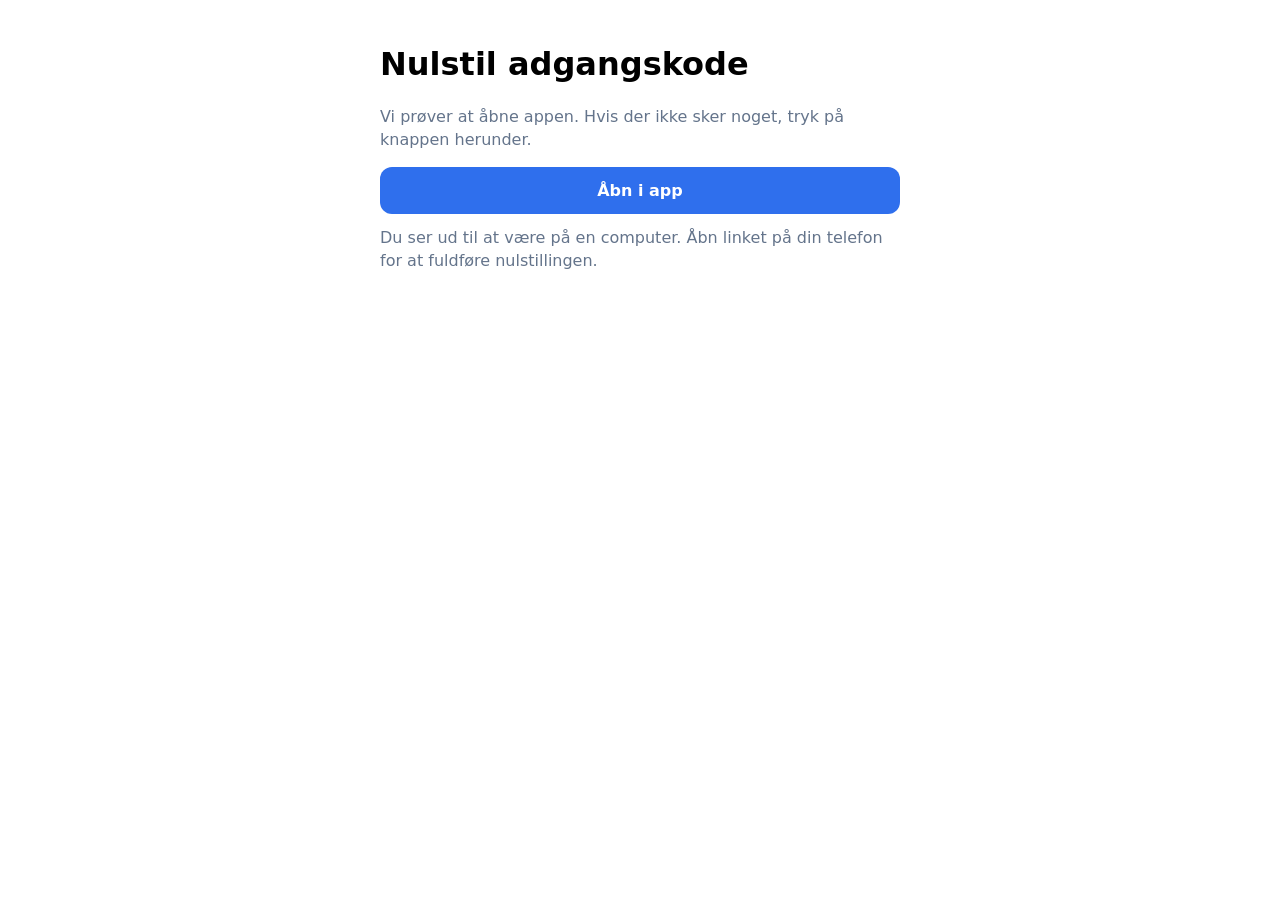
<file: auth/reset/index.html>
<!doctype html>
<html lang="da">
  <head>
    <meta charset="utf-8" />
    <meta name="viewport" content="width=device-width, initial-scale=1" />
    <link rel="icon" type="image/png" href="../../logo.png">
    <title>Nulstil adgangskode</title>
    <style>
      body {
        font-family: -apple-system, system-ui, Segoe UI, Roboto, sans-serif;
        padding: 24px;
        max-width: 520px;
        margin: 0 auto;
      }
      .btn {
        display: block;
        padding: 14px 16px;
        border-radius: 12px;
        text-align: center;
        text-decoration: none;
        font-weight: 800;
        margin-top: 14px;
      }
      .primary {
        background: #2F6FED;
        color: white;
      }
      .muted {
        color: #64748B;
        margin-top: 12px;
        line-height: 1.45;
      }
      code {
        background: #f1f5f9;
        padding: 2px 6px;
        border-radius: 8px;
      }
    </style>
  </head>
  <body>
    <h1>Nulstil adgangskode</h1>
    <p class="muted">
      Vi prøver at åbne appen. Hvis der ikke sker noget, tryk på knappen herunder.
    </p>

    <a id="openBtn" class="btn primary" href="#">Åbn i app</a>

    <p class="muted" id="desktopHint" style="display:none;">
      Du ser ud til at være på en computer. Åbn linket på din telefon for at fuldføre nulstillingen.
    </p>

    <p class="muted" id="debug" style="display:none;">
      Debug: <code id="dbgUrl"></code>
    </p>

    <script>
      (function () {
        // ✅ Tag hele den URL Supabase sendte brugeren til (inkl. ?query og #hash)
        const fullUrl = window.location.href;

        // ✅ Bridge deep link: send hele URL’en ind til appen som redirect_url
        // (så mister vi aldrig #access_token, #refresh_token etc.)
        const deepLink = `harborhub://auth/reset?redirect_url=${encodeURIComponent(fullUrl)}`;

        // Button link
        const btn = document.getElementById("openBtn");
        btn.href = deepLink;

        // Desktop hint
        const isMobile = /iphone|ipad|ipod|android/i.test(navigator.userAgent);
        if (!isMobile) {
          document.getElementById("desktopHint").style.display = "block";
        } else {
          // Auto attempt (kan være blokeret uden user gesture i nogle views)
          setTimeout(() => {
            window.location.href = deepLink;
          }, 200);
        }

        // (optional) debug hvis du vil tjekke hvad der sendes videre
        // document.getElementById("debug").style.display = "block";
        // document.getElementById("dbgUrl").textContent = deepLink;
      })();
    </script>
  </body>
</html>
</file>
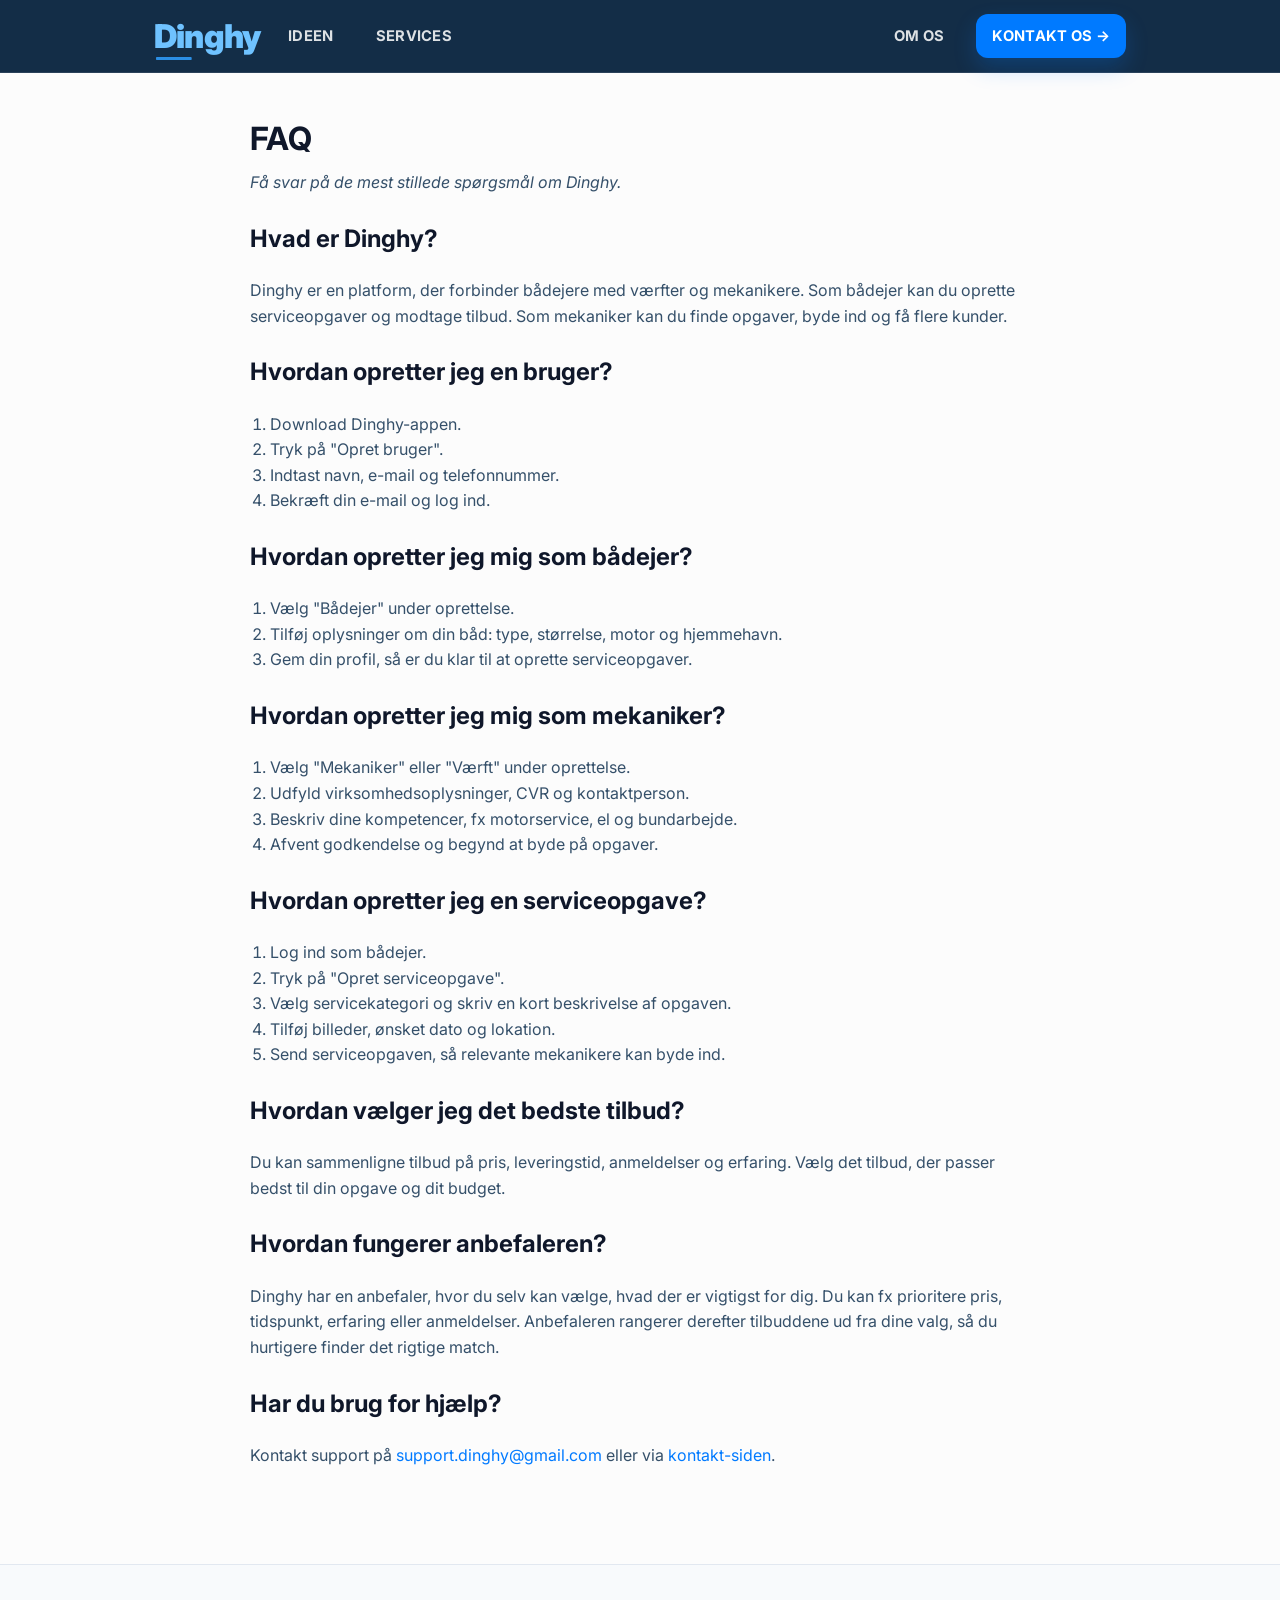
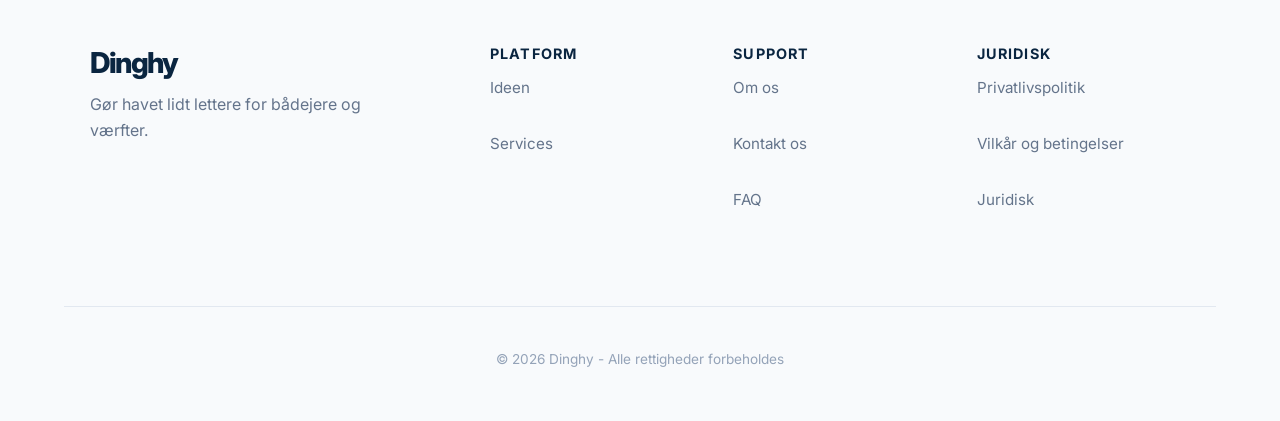
<file: faq.html>
<!DOCTYPE html>
<html lang="da">
  <head>
    <meta charset="utf-8" />
    <meta name="viewport" content="width=device-width, initial-scale=1" />
    <meta
      name="description"
      content="Få svar på de mest stillede spørgsmål om Dinghy."
    />
    <link rel="icon" type="image/png" href="logo.png" />
    <title>FAQ | Dinghy</title>

    <link rel="stylesheet" href="global.css" />
    <link rel="stylesheet" href="faq.css" />
    <link
      rel="stylesheet"
      href="https://fonts.googleapis.com/css2?family=Inter:wght@400;700;800&display=swap"
    />
  </head>
  <body>
    <nav class="navbar">
      <div class="nav-inner">
        <a href="index.html" class="brand" aria-label="Dinghy">
          <span>Dinghy</span>
        </a>

        <button
          class="nav-toggle"
          aria-label="Åbn menu"
          aria-expanded="false"
          aria-controls="navMenu"
        >
          <span></span>
          <span></span>
          <span></span>
        </button>

        <div class="nav-menu" id="navMenu">
          <div class="nav-left">
            <a href="ideen.html">Ideen</a>
            <a href="services.html">Services</a>
          </div>

          <div class="nav-right">
            <a href="om-os.html">Om os</a>
            <a href="kontakt.html" class="nav-cta">Kontakt os →</a>
          </div>
        </div>
      </div>
    </nav>

    <main class="wrap">
      <h1>FAQ</h1>
      <p class="page-lead"><em>Få svar på de mest stillede spørgsmål om Dinghy.</em></p>

      <h2>Hvad er Dinghy?</h2>
      <p>
        Dinghy er en platform, der forbinder bådejere med værfter og mekanikere.
        Som bådejer kan du oprette serviceopgaver og modtage tilbud. Som
        mekaniker kan du finde opgaver, byde ind og få flere kunder.
      </p>

      <h2>Hvordan opretter jeg en bruger?</h2>
      <ol>
        <li>Download Dinghy-appen.</li>
        <li>Tryk på "Opret bruger".</li>
        <li>Indtast navn, e-mail og telefonnummer.</li>
        <li>Bekræft din e-mail og log ind.</li>
      </ol>

      <h2>Hvordan opretter jeg mig som bådejer?</h2>
      <ol>
        <li>Vælg "Bådejer" under oprettelse.</li>
        <li>
          Tilføj oplysninger om din båd: type, størrelse, motor og hjemmehavn.
        </li>
        <li>Gem din profil, så er du klar til at oprette serviceopgaver.</li>
      </ol>

      <h2>Hvordan opretter jeg mig som mekaniker?</h2>
      <ol>
        <li>Vælg "Mekaniker" eller "Værft" under oprettelse.</li>
        <li>Udfyld virksomhedsoplysninger, CVR og kontaktperson.</li>
        <li>Beskriv dine kompetencer, fx motorservice, el og bundarbejde.</li>
        <li>Afvent godkendelse og begynd at byde på opgaver.</li>
      </ol>

      <h2>Hvordan opretter jeg en serviceopgave?</h2>
      <ol>
        <li>Log ind som bådejer.</li>
        <li>Tryk på "Opret serviceopgave".</li>
        <li>
          Vælg servicekategori og skriv en kort beskrivelse af opgaven.
        </li>
        <li>Tilføj billeder, ønsket dato og lokation.</li>
        <li>
          Send serviceopgaven, så relevante mekanikere kan byde ind.
        </li>
      </ol>

      <h2>Hvordan vælger jeg det bedste tilbud?</h2>
      <p>
        Du kan sammenligne tilbud på pris, leveringstid, anmeldelser og
        erfaring. Vælg det tilbud, der passer bedst til din opgave og dit
        budget.
      </p>

      <h2>Hvordan fungerer anbefaleren?</h2>
      <p>
        Dinghy har en anbefaler, hvor du selv kan vælge, hvad der er vigtigst
        for dig. Du kan fx prioritere pris, tidspunkt, erfaring eller
        anmeldelser. Anbefaleren rangerer derefter tilbuddene ud fra dine valg,
        så du hurtigere finder det rigtige match.
      </p>

      <h2>Har du brug for hjælp?</h2>
      <p>
        Kontakt support på <a href="mailto:support.dinghy@gmail.com">support.dinghy@gmail.com</a>
        eller via <a href="kontakt.html">kontakt-siden</a>.
      </p>
    </main>

    <footer>
      <div class="footer-content">
        <div class="footer-brand">
          <a href="index.html" class="logo">Dinghy</a>
          <p>Gør havet lidt lettere for bådejere og værfter.</p>
        </div>

        <div class="footer-links">
          <div class="footer-column">
            <h4>Platform</h4>
            <a href="ideen.html">Ideen</a>
            <a href="services.html">Services</a>
          </div>

          <div class="footer-column">
            <h4>Support</h4>
            <a href="om-os.html">Om os</a>
            <a href="kontakt.html">Kontakt os</a>
            <a href="faq.html">FAQ</a>
          </div>

          <div class="footer-column">
            <h4>Juridisk</h4>
            <a href="privacy.html">Privatlivspolitik</a>
            <a href="terms.html">Vilkår og betingelser</a>
            <a href="juridisk.html">Juridisk</a>
          </div>
        </div>
      </div>

      <div class="footer-bottom">
        <p>© 2026 Dinghy - Alle rettigheder forbeholdes</p>
      </div>
    </footer>

    <script src="mobile-nav.js" defer></script>
  </body>
</html>
</file>
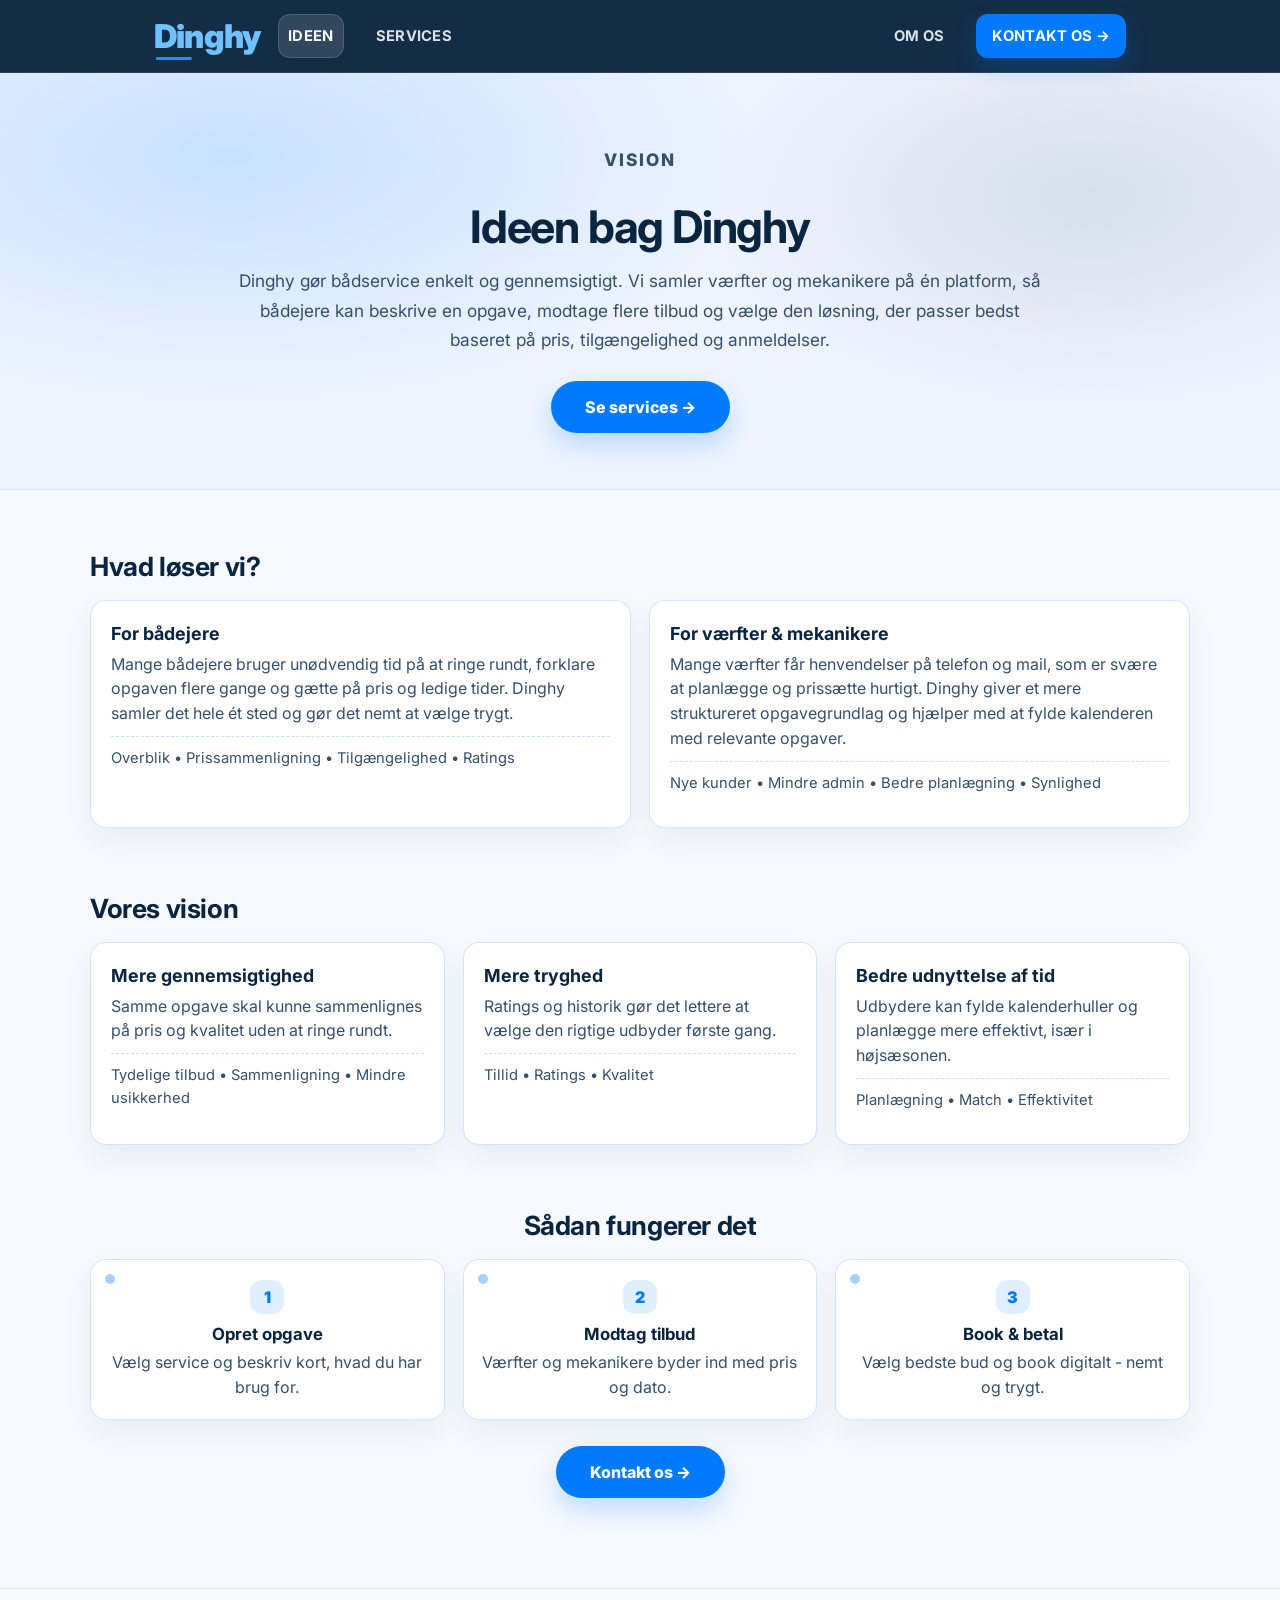
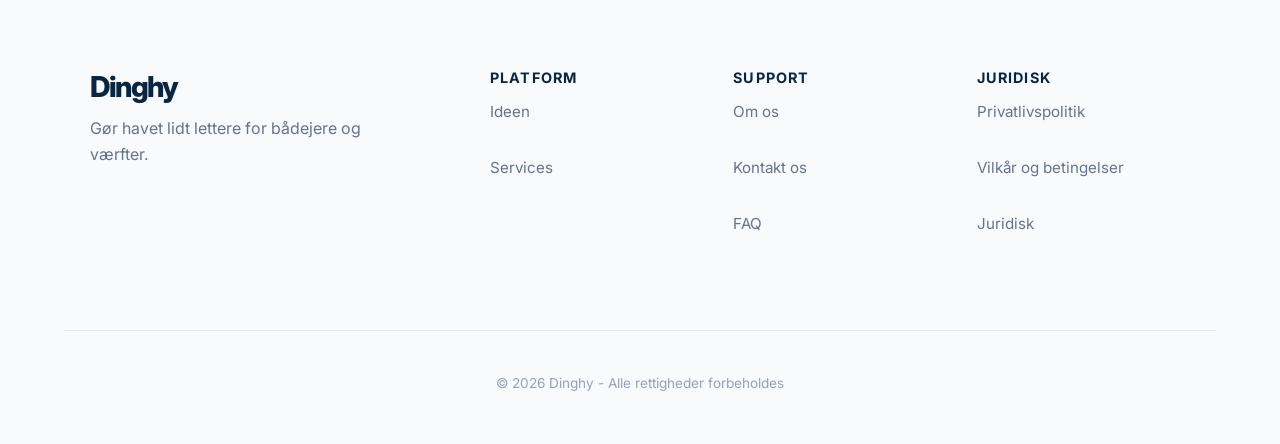
<file: ideen.html>
<!DOCTYPE html>
<html lang="da">
  <head>
    <meta charset="UTF-8" />
    <meta name="viewport" content="width=device-width, initial-scale=1.0" />
    <meta
      name="description"
      content="Læs om visionen bag Dinghy og hvordan platformen gør bådservice enklere."
    />
    <link rel="icon" type="image/png" href="logo.png" />
    <title>Ideen | Dinghy</title>

    <link rel="stylesheet" href="global.css" />
    <link rel="stylesheet" href="services.css" />
    <link rel="stylesheet" href="ideen.css" />
    <link
      rel="stylesheet"
      href="https://fonts.googleapis.com/css2?family=Inter:wght@400;700;800&display=swap"
    />
  </head>
  <body>
    <nav class="navbar">
      <div class="nav-inner">
        <a href="index.html" class="brand" aria-label="Dinghy">
          <span>Dinghy</span>
        </a>

        <button
          class="nav-toggle"
          aria-label="Åbn menu"
          aria-expanded="false"
          aria-controls="navMenu"
        >
          <span></span>
          <span></span>
          <span></span>
        </button>

        <div class="nav-menu" id="navMenu">
          <div class="nav-left">
            <a href="ideen.html" aria-current="page">Ideen</a>
            <a href="services.html">Services</a>
          </div>

          <div class="nav-right">
            <a href="om-os.html">Om os</a>
            <a href="kontakt.html" class="nav-cta">Kontakt os →</a>
          </div>
        </div>
      </div>
    </nav>

    <header class="page-hero">
      <div class="page-hero-inner">
        <p class="kicker">Vision</p>
        <h1>Ideen bag Dinghy</h1>
        <p>
          Dinghy gør bådservice enkelt og gennemsigtigt. Vi samler værfter og
          mekanikere på én platform, så bådejere kan beskrive en opgave, modtage
          flere tilbud og vælge den løsning, der passer bedst baseret på pris,
          tilgængelighed og anmeldelser.
        </p>

        <div class="page-hero-cta">
          <a class="btn-main" href="services.html">Se services →</a>
        </div>
      </div>
    </header>

    <main class="page-content">
      <section class="services-grid">
        <h2>Hvad løser vi?</h2>

        <div class="two-col">
          <div class="card">
            <h3>For bådejere</h3>
            <p>
              Mange bådejere bruger unødvendig tid på at ringe rundt, forklare
              opgaven flere gange og gætte på pris og ledige tider. Dinghy
              samler det hele ét sted og gør det nemt at vælge trygt.
            </p>
            <p class="card-meta">
              Overblik • Prissammenligning • Tilgængelighed • Ratings
            </p>
          </div>

          <div class="card">
            <h3>For værfter & mekanikere</h3>
            <p>
              Mange værfter får henvendelser på telefon og mail, som er svære at
              planlægge og prissætte hurtigt. Dinghy giver et mere struktureret
              opgavegrundlag og hjælper med at fylde kalenderen med relevante
              opgaver.
            </p>
            <p class="card-meta">
              Nye kunder • Mindre admin • Bedre planlægning • Synlighed
            </p>
          </div>
        </div>
      </section>

      <section class="services-grid">
        <h2>Vores vision</h2>

        <div class="grid">
          <div class="card">
            <h3>Mere gennemsigtighed</h3>
            <p>
              Samme opgave skal kunne sammenlignes på pris og kvalitet uden at
              ringe rundt.
            </p>
            <p class="card-meta">
              Tydelige tilbud • Sammenligning • Mindre usikkerhed
            </p>
          </div>

          <div class="card">
            <h3>Mere tryghed</h3>
            <p>
              Ratings og historik gør det lettere at vælge den rigtige udbyder
              første gang.
            </p>
            <p class="card-meta">Tillid • Ratings • Kvalitet</p>
          </div>

          <div class="card">
            <h3>Bedre udnyttelse af tid</h3>
            <p>
              Udbydere kan fylde kalenderhuller og planlægge mere effektivt,
              især i højsæsonen.
            </p>
            <p class="card-meta">Planlægning • Match • Effektivitet</p>
          </div>
        </div>
      </section>

      <section class="mini-flow">
        <h2>Sådan fungerer det</h2>

        <div class="mini-flow-boxes">
          <div class="mini-box">
            <span class="mini-badge">1</span>
            <h3>Opret opgave</h3>
            <p>Vælg service og beskriv kort, hvad du har brug for.</p>
          </div>

          <div class="mini-box">
            <span class="mini-badge">2</span>
            <h3>Modtag tilbud</h3>
            <p>Værfter og mekanikere byder ind med pris og dato.</p>
          </div>

          <div class="mini-box">
            <span class="mini-badge">3</span>
            <h3>Book & betal</h3>
            <p>Vælg bedste bud og book digitalt - nemt og trygt.</p>
          </div>
        </div>

        <div class="mini-flow-cta">
          <a class="btn-main" href="kontakt.html">Kontakt os →</a>
        </div>
      </section>
    </main>

    <footer>
      <div class="footer-content">
        <div class="footer-brand">
          <a href="index.html" class="logo">Dinghy</a>
          <p>Gør havet lidt lettere for bådejere og værfter.</p>
        </div>

        <div class="footer-links">
          <div class="footer-column">
            <h4>Platform</h4>
            <a href="ideen.html">Ideen</a>
            <a href="services.html">Services</a>
          </div>

          <div class="footer-column">
            <h4>Support</h4>
            <a href="om-os.html">Om os</a>
            <a href="kontakt.html">Kontakt os</a>
            <a href="faq.html">FAQ</a>
          </div>

          <div class="footer-column">
            <h4>Juridisk</h4>
            <a href="privacy.html">Privatlivspolitik</a>
            <a href="terms.html">Vilkår og betingelser</a>
            <a href="juridisk.html">Juridisk</a>
          </div>
        </div>
      </div>

      <div class="footer-bottom">
        <p>© 2026 Dinghy - Alle rettigheder forbeholdes</p>
      </div>
    </footer>

    <script src="mobile-nav.js" defer></script>
  </body>
</html>
</file>
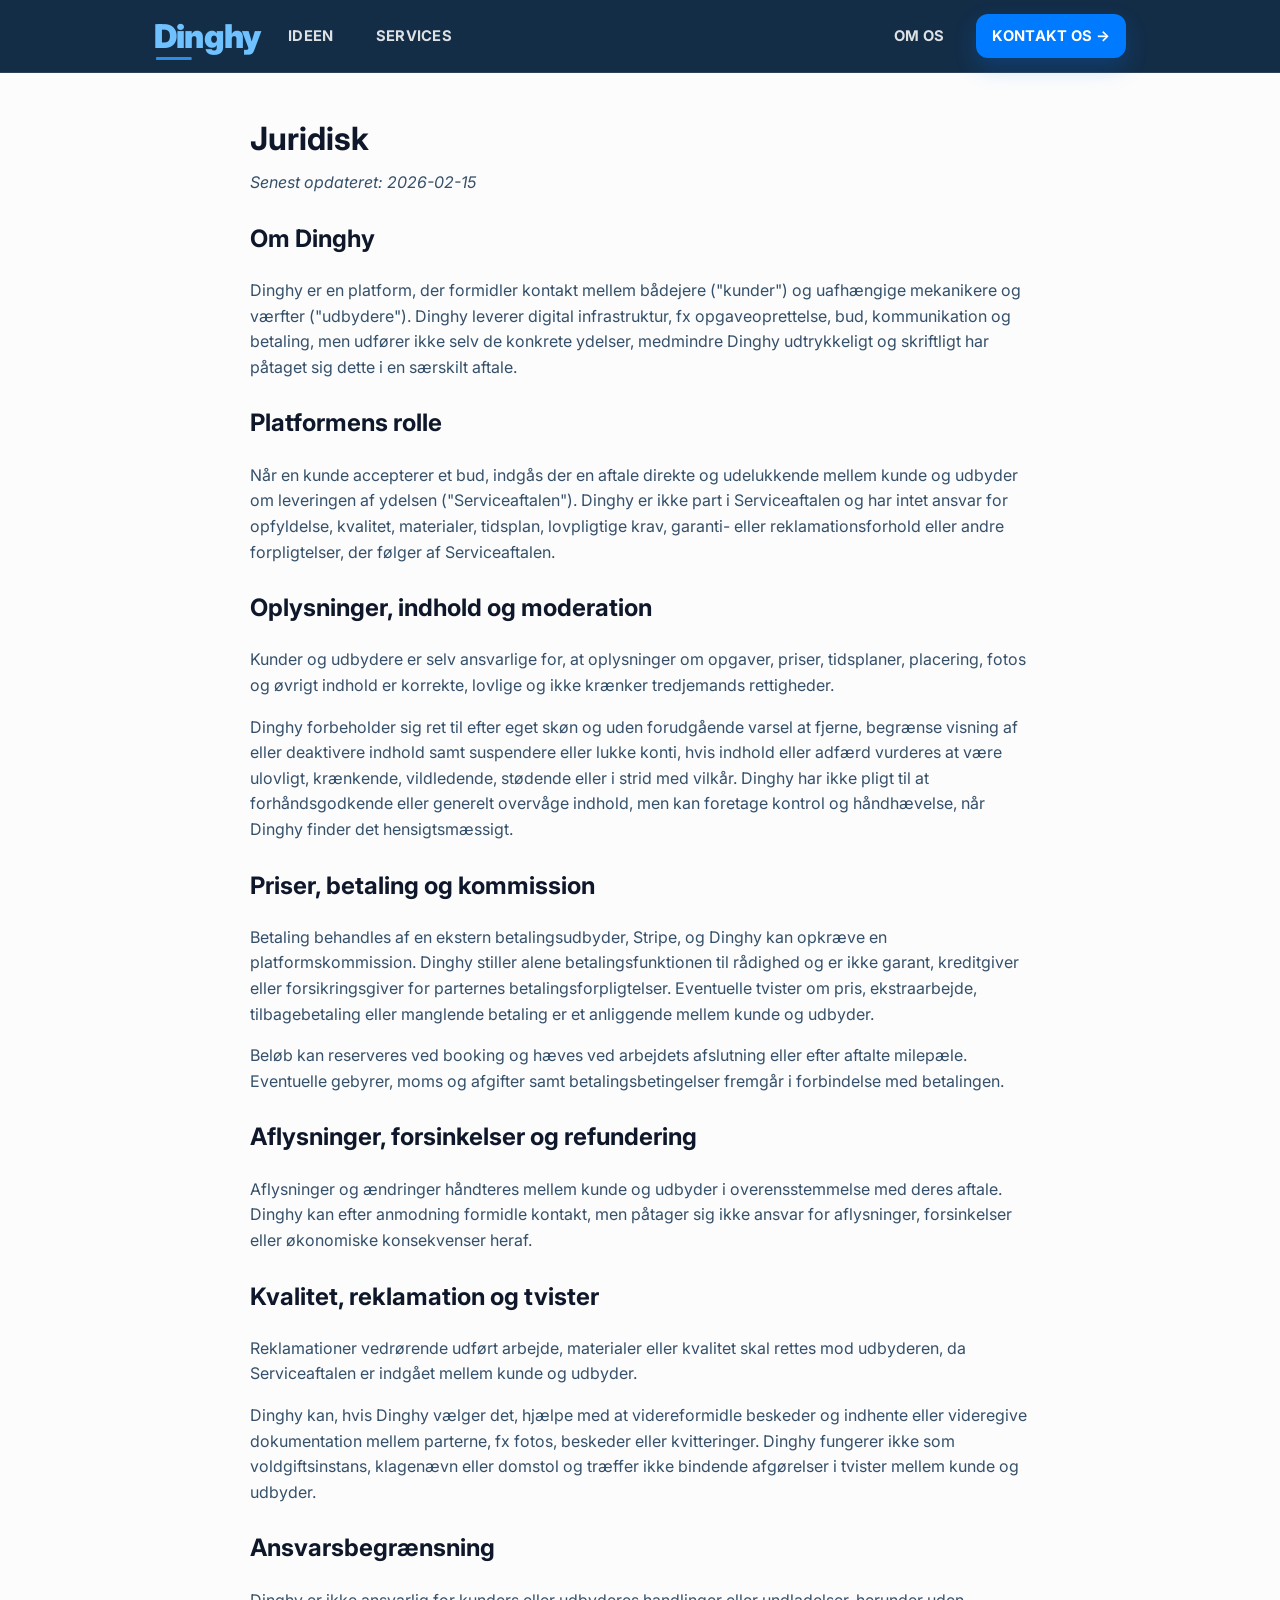
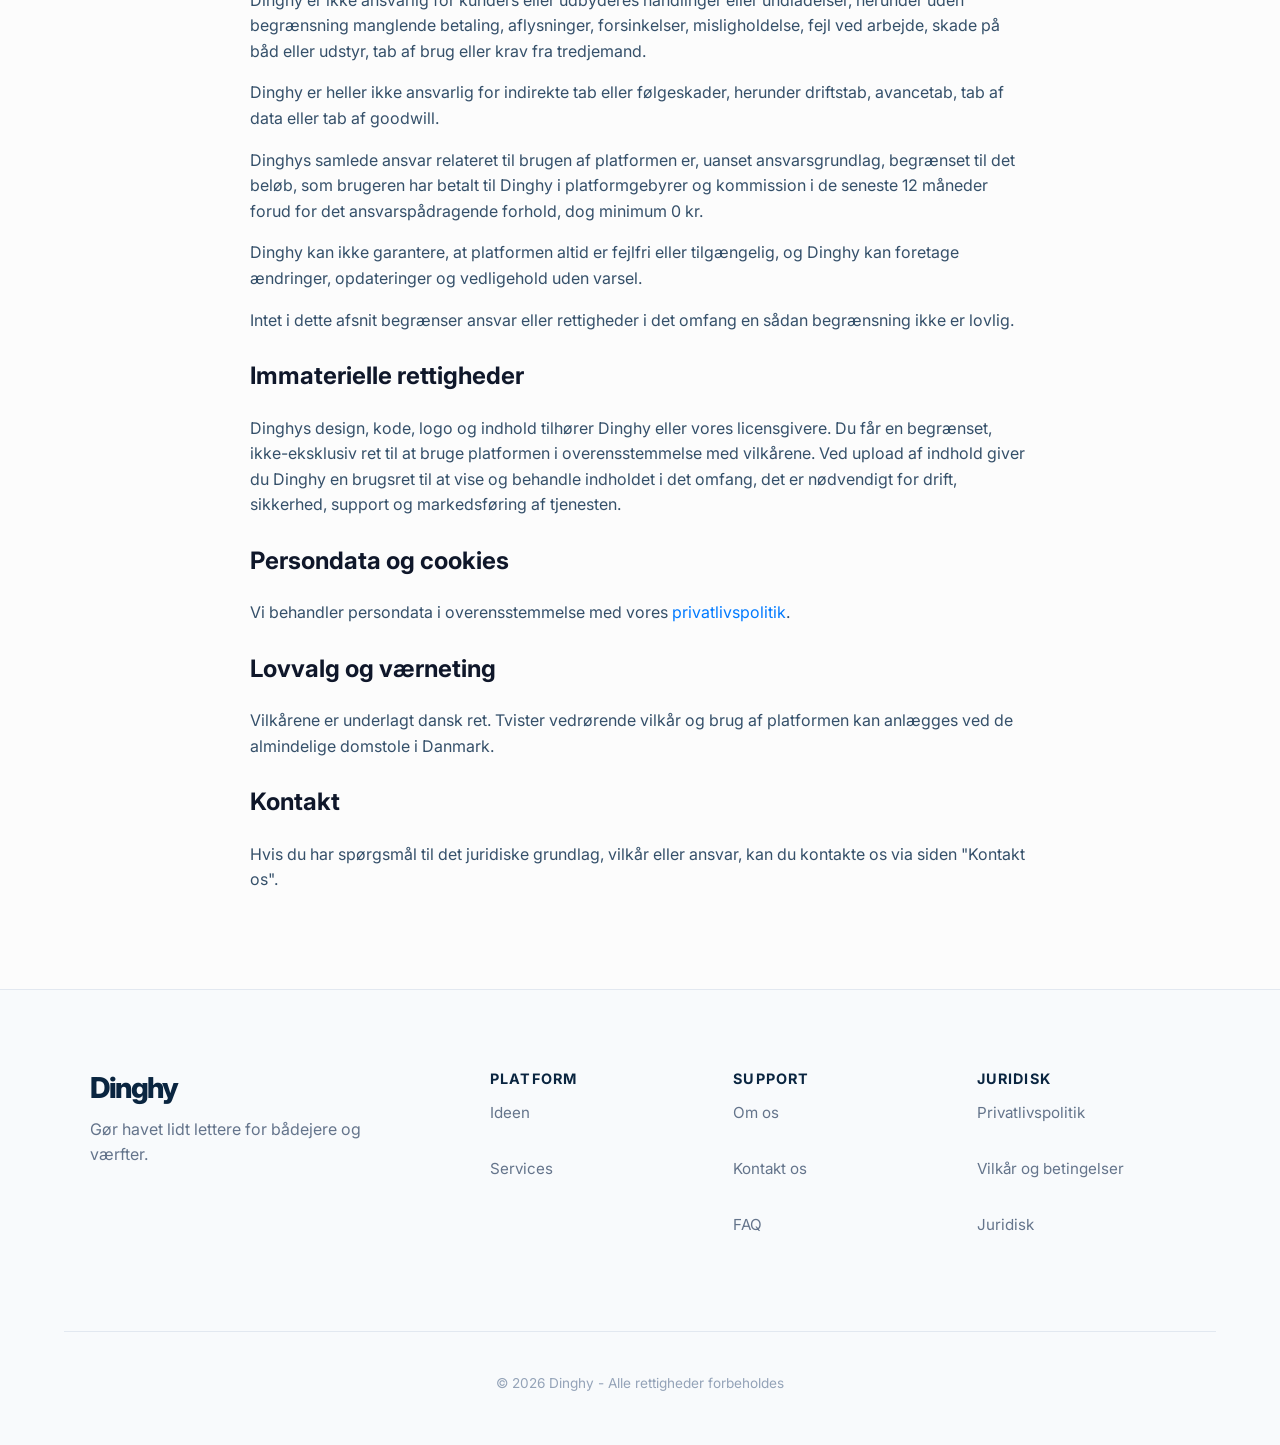
<file: juridisk.html>
<!DOCTYPE html>
<html lang="da">
  <head>
    <meta charset="utf-8" />
    <meta name="viewport" content="width=device-width, initial-scale=1" />
    <meta
      name="description"
      content="Læs den juridiske information om Dinghys platform, ansvar og vilkår."
    />
    <link rel="icon" type="image/png" href="logo.png" />
    <title>Juridisk | Dinghy</title>

    <link rel="stylesheet" href="global.css" />
    <link rel="stylesheet" href="terms.css" />
    <link
      rel="stylesheet"
      href="https://fonts.googleapis.com/css2?family=Inter:wght@400;700;800&display=swap"
    />
  </head>
  <body>
    <nav class="navbar">
      <div class="nav-inner">
        <a href="index.html" class="brand" aria-label="Dinghy">
          <span>Dinghy</span>
        </a>

        <button
          class="nav-toggle"
          aria-label="Åbn menu"
          aria-expanded="false"
          aria-controls="navMenu"
        >
          <span></span>
          <span></span>
          <span></span>
        </button>

        <div class="nav-menu" id="navMenu">
          <div class="nav-left">
            <a href="ideen.html">Ideen</a>
            <a href="services.html">Services</a>
          </div>

          <div class="nav-right">
            <a href="om-os.html">Om os</a>
            <a href="kontakt.html" class="nav-cta">Kontakt os →</a>
          </div>
        </div>
      </div>
    </nav>

    <main class="wrap">
      <h1>Juridisk</h1>
      <p class="page-lead"><em>Senest opdateret: 2026-02-15</em></p>

      <h2>Om Dinghy</h2>
      <p>
        Dinghy er en platform, der formidler kontakt mellem bådejere
        ("kunder") og uafhængige mekanikere og værfter ("udbydere"). Dinghy
        leverer digital infrastruktur, fx opgaveoprettelse, bud, kommunikation
        og betaling, men udfører ikke selv de konkrete ydelser, medmindre
        Dinghy udtrykkeligt og skriftligt har påtaget sig dette i en særskilt
        aftale.
      </p>

      <h2>Platformens rolle</h2>
      <p>
        Når en kunde accepterer et bud, indgås der en aftale direkte og
        udelukkende mellem kunde og udbyder om leveringen af ydelsen
        ("Serviceaftalen"). Dinghy er ikke part i Serviceaftalen og har intet
        ansvar for opfyldelse, kvalitet, materialer, tidsplan, lovpligtige
        krav, garanti- eller reklamationsforhold eller andre forpligtelser, der
        følger af Serviceaftalen.
      </p>

      <h2>Oplysninger, indhold og moderation</h2>
      <p>
        Kunder og udbydere er selv ansvarlige for, at oplysninger om opgaver,
        priser, tidsplaner, placering, fotos og øvrigt indhold er korrekte,
        lovlige og ikke krænker tredjemands rettigheder.
      </p>
      <p>
        Dinghy forbeholder sig ret til efter eget skøn og uden forudgående
        varsel at fjerne, begrænse visning af eller deaktivere indhold samt
        suspendere eller lukke konti, hvis indhold eller adfærd vurderes at
        være ulovligt, krænkende, vildledende, stødende eller i strid med
        vilkår. Dinghy har ikke pligt til at forhåndsgodkende eller generelt
        overvåge indhold, men kan foretage kontrol og håndhævelse, når Dinghy
        finder det hensigtsmæssigt.
      </p>

      <h2>Priser, betaling og kommission</h2>
      <p>
        Betaling behandles af en ekstern betalingsudbyder, Stripe, og Dinghy kan
        opkræve en platformskommission. Dinghy stiller alene betalingsfunktionen
        til rådighed og er ikke garant, kreditgiver eller forsikringsgiver for
        parternes betalingsforpligtelser. Eventuelle tvister om pris,
        ekstraarbejde, tilbagebetaling eller manglende betaling er et
        anliggende mellem kunde og udbyder.
      </p>
      <p>
        Beløb kan reserveres ved booking og hæves ved arbejdets afslutning eller
        efter aftalte milepæle. Eventuelle gebyrer, moms og afgifter samt
        betalingsbetingelser fremgår i forbindelse med betalingen.
      </p>

      <h2>Aflysninger, forsinkelser og refundering</h2>
      <p>
        Aflysninger og ændringer håndteres mellem kunde og udbyder i
        overensstemmelse med deres aftale. Dinghy kan efter anmodning formidle
        kontakt, men påtager sig ikke ansvar for aflysninger, forsinkelser
        eller økonomiske konsekvenser heraf.
      </p>

      <h2>Kvalitet, reklamation og tvister</h2>
      <p>
        Reklamationer vedrørende udført arbejde, materialer eller kvalitet skal
        rettes mod udbyderen, da Serviceaftalen er indgået mellem kunde og
        udbyder.
      </p>
      <p>
        Dinghy kan, hvis Dinghy vælger det, hjælpe med at videreformidle
        beskeder og indhente eller videregive dokumentation mellem parterne, fx
        fotos, beskeder eller kvitteringer. Dinghy fungerer ikke som
        voldgiftsinstans, klagenævn eller domstol og træffer ikke bindende
        afgørelser i tvister mellem kunde og udbyder.
      </p>

      <h2>Ansvarsbegrænsning</h2>
      <p>
        Dinghy er ikke ansvarlig for kunders eller udbyderes handlinger eller
        undladelser, herunder uden begrænsning manglende betaling, aflysninger,
        forsinkelser, misligholdelse, fejl ved arbejde, skade på båd eller
        udstyr, tab af brug eller krav fra tredjemand.
      </p>
      <p>
        Dinghy er heller ikke ansvarlig for indirekte tab eller følgeskader,
        herunder driftstab, avancetab, tab af data eller tab af goodwill.
      </p>
      <p>
        Dinghys samlede ansvar relateret til brugen af platformen er, uanset
        ansvarsgrundlag, begrænset til det beløb, som brugeren har betalt til
        Dinghy i platformgebyrer og kommission i de seneste 12 måneder forud
        for det ansvarspådragende forhold, dog minimum 0 kr.
      </p>
      <p>
        Dinghy kan ikke garantere, at platformen altid er fejlfri eller
        tilgængelig, og Dinghy kan foretage ændringer, opdateringer og
        vedligehold uden varsel.
      </p>
      <p>
        Intet i dette afsnit begrænser ansvar eller rettigheder i det omfang en
        sådan begrænsning ikke er lovlig.
      </p>

      <h2>Immaterielle rettigheder</h2>
      <p>
        Dinghys design, kode, logo og indhold tilhører Dinghy eller vores
        licensgivere. Du får en begrænset, ikke-eksklusiv ret til at bruge
        platformen i overensstemmelse med vilkårene. Ved upload af indhold giver
        du Dinghy en brugsret til at vise og behandle indholdet i det omfang,
        det er nødvendigt for drift, sikkerhed, support og markedsføring af
        tjenesten.
      </p>

      <h2>Persondata og cookies</h2>
      <p>
        Vi behandler persondata i overensstemmelse med vores
        <a href="privacy.html">privatlivspolitik</a>.
      </p>

      <h2>Lovvalg og værneting</h2>
      <p>
        Vilkårene er underlagt dansk ret. Tvister vedrørende vilkår og brug af
        platformen kan anlægges ved de almindelige domstole i Danmark.
      </p>

      <h2>Kontakt</h2>
      <p>
        Hvis du har spørgsmål til det juridiske grundlag, vilkår eller ansvar,
        kan du kontakte os via siden "Kontakt os".
      </p>
    </main>

    <footer>
      <div class="footer-content">
        <div class="footer-brand">
          <a href="index.html" class="logo">Dinghy</a>
          <p>Gør havet lidt lettere for bådejere og værfter.</p>
        </div>

        <div class="footer-links">
          <div class="footer-column">
            <h4>Platform</h4>
            <a href="ideen.html">Ideen</a>
            <a href="services.html">Services</a>
          </div>

          <div class="footer-column">
            <h4>Support</h4>
            <a href="om-os.html">Om os</a>
            <a href="kontakt.html">Kontakt os</a>
            <a href="faq.html">FAQ</a>
          </div>

          <div class="footer-column">
            <h4>Juridisk</h4>
            <a href="privacy.html">Privatlivspolitik</a>
            <a href="terms.html">Vilkår og betingelser</a>
            <a href="juridisk.html">Juridisk</a>
          </div>
        </div>
      </div>

      <div class="footer-bottom">
        <p>© 2026 Dinghy - Alle rettigheder forbeholdes</p>
      </div>
    </footer>

    <script src="mobile-nav.js" defer></script>
  </body>
</html>
</file>
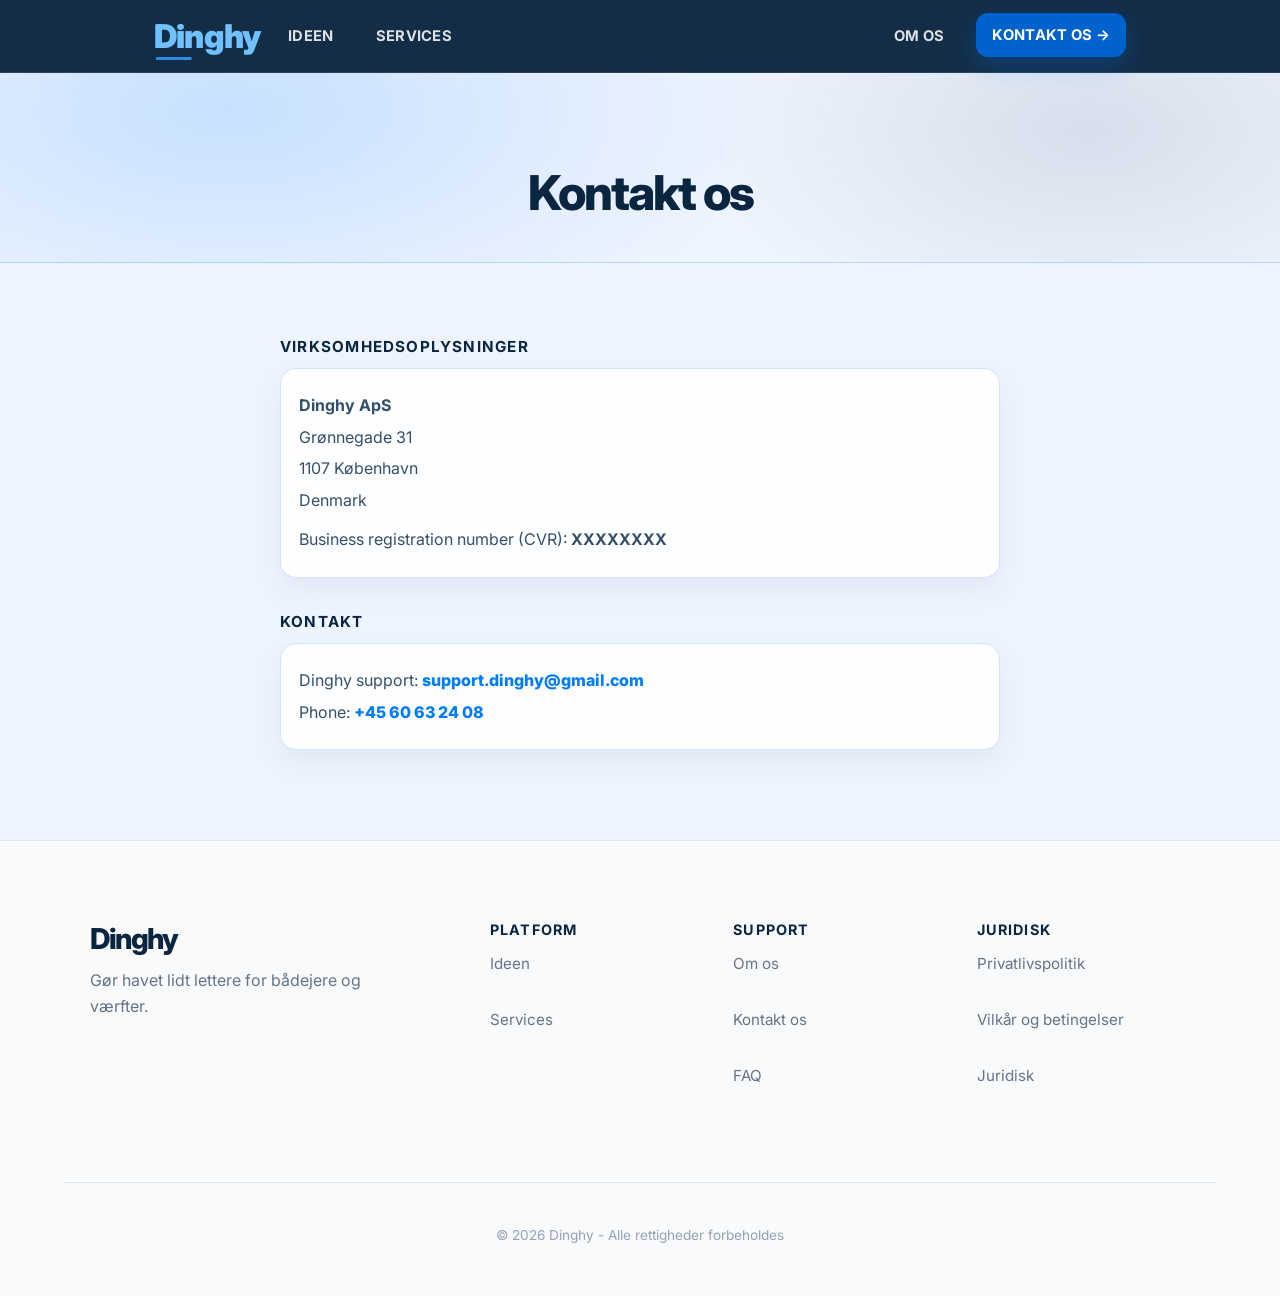
<file: kontakt.html>
<!DOCTYPE html>
<html lang="da">
  <head>
    <meta charset="UTF-8" />
    <meta name="viewport" content="width=device-width, initial-scale=1.0" />
    <meta
      name="description"
      content="Kontakt Dinghy for support, spørgsmål eller samarbejde."
    />
    <link rel="icon" type="image/png" href="logo.png" />
    <title>Kontakt os | Dinghy</title>

    <link rel="stylesheet" href="global.css" />
    <link rel="stylesheet" href="kontakt.css" />
    <link
      rel="stylesheet"
      href="https://fonts.googleapis.com/css2?family=Inter:wght@400;700;800&display=swap"
    />
  </head>
  <body>
    <nav class="navbar">
      <div class="nav-inner">
        <a href="index.html" class="brand" aria-label="Dinghy">
          <span>Dinghy</span>
        </a>

        <button
          class="nav-toggle"
          aria-label="Åbn menu"
          aria-expanded="false"
          aria-controls="navMenu"
        >
          <span></span>
          <span></span>
          <span></span>
        </button>

        <div class="nav-menu" id="navMenu">
          <div class="nav-left">
            <a href="ideen.html">Ideen</a>
            <a href="services.html">Services</a>
          </div>

          <div class="nav-right">
            <a href="om-os.html">Om os</a>
            <a href="kontakt.html" class="nav-cta" aria-current="page">
              Kontakt os →
            </a>
          </div>
        </div>
      </div>
    </nav>

    <header class="contact-hero">
      <div class="contact-hero-inner">
        <h1>Kontakt os</h1>
      </div>
    </header>

    <main class="contact-content">
      <section class="contact-legal">
        <h2>Virksomhedsoplysninger</h2>

        <div class="contact-block">
          <p><strong>Dinghy ApS</strong></p>
          <p>Grønnegade 31</p>
          <p>1107 København</p>
          <p>Denmark</p>

          <p class="spacer"></p>

          <p>Business registration number (CVR): <strong>XXXXXXXX</strong></p>
        </div>

        <h2>Kontakt</h2>

        <div class="contact-block">
          <p>
            Dinghy support:
            <a href="mailto:support.dinghy@gmail.com">support.dinghy@gmail.com</a>
          </p>
          <p>Phone: <a href="tel:+4560632408">+45 60 63 24 08</a></p>
        </div>
      </section>
    </main>

    <footer>
      <div class="footer-content">
        <div class="footer-brand">
          <a href="index.html" class="logo">Dinghy</a>
          <p>Gør havet lidt lettere for bådejere og værfter.</p>
        </div>

        <div class="footer-links">
          <div class="footer-column">
            <h4>Platform</h4>
            <a href="ideen.html">Ideen</a>
            <a href="services.html">Services</a>
          </div>

          <div class="footer-column">
            <h4>Support</h4>
            <a href="om-os.html">Om os</a>
            <a href="kontakt.html">Kontakt os</a>
            <a href="faq.html">FAQ</a>
          </div>

          <div class="footer-column">
            <h4>Juridisk</h4>
            <a href="privacy.html">Privatlivspolitik</a>
            <a href="terms.html">Vilkår og betingelser</a>
            <a href="juridisk.html">Juridisk</a>
          </div>
        </div>
      </div>

      <div class="footer-bottom">
        <p>© 2026 Dinghy - Alle rettigheder forbeholdes</p>
      </div>
    </footer>

    <script src="mobile-nav.js" defer></script>
  </body>
</html>
</file>
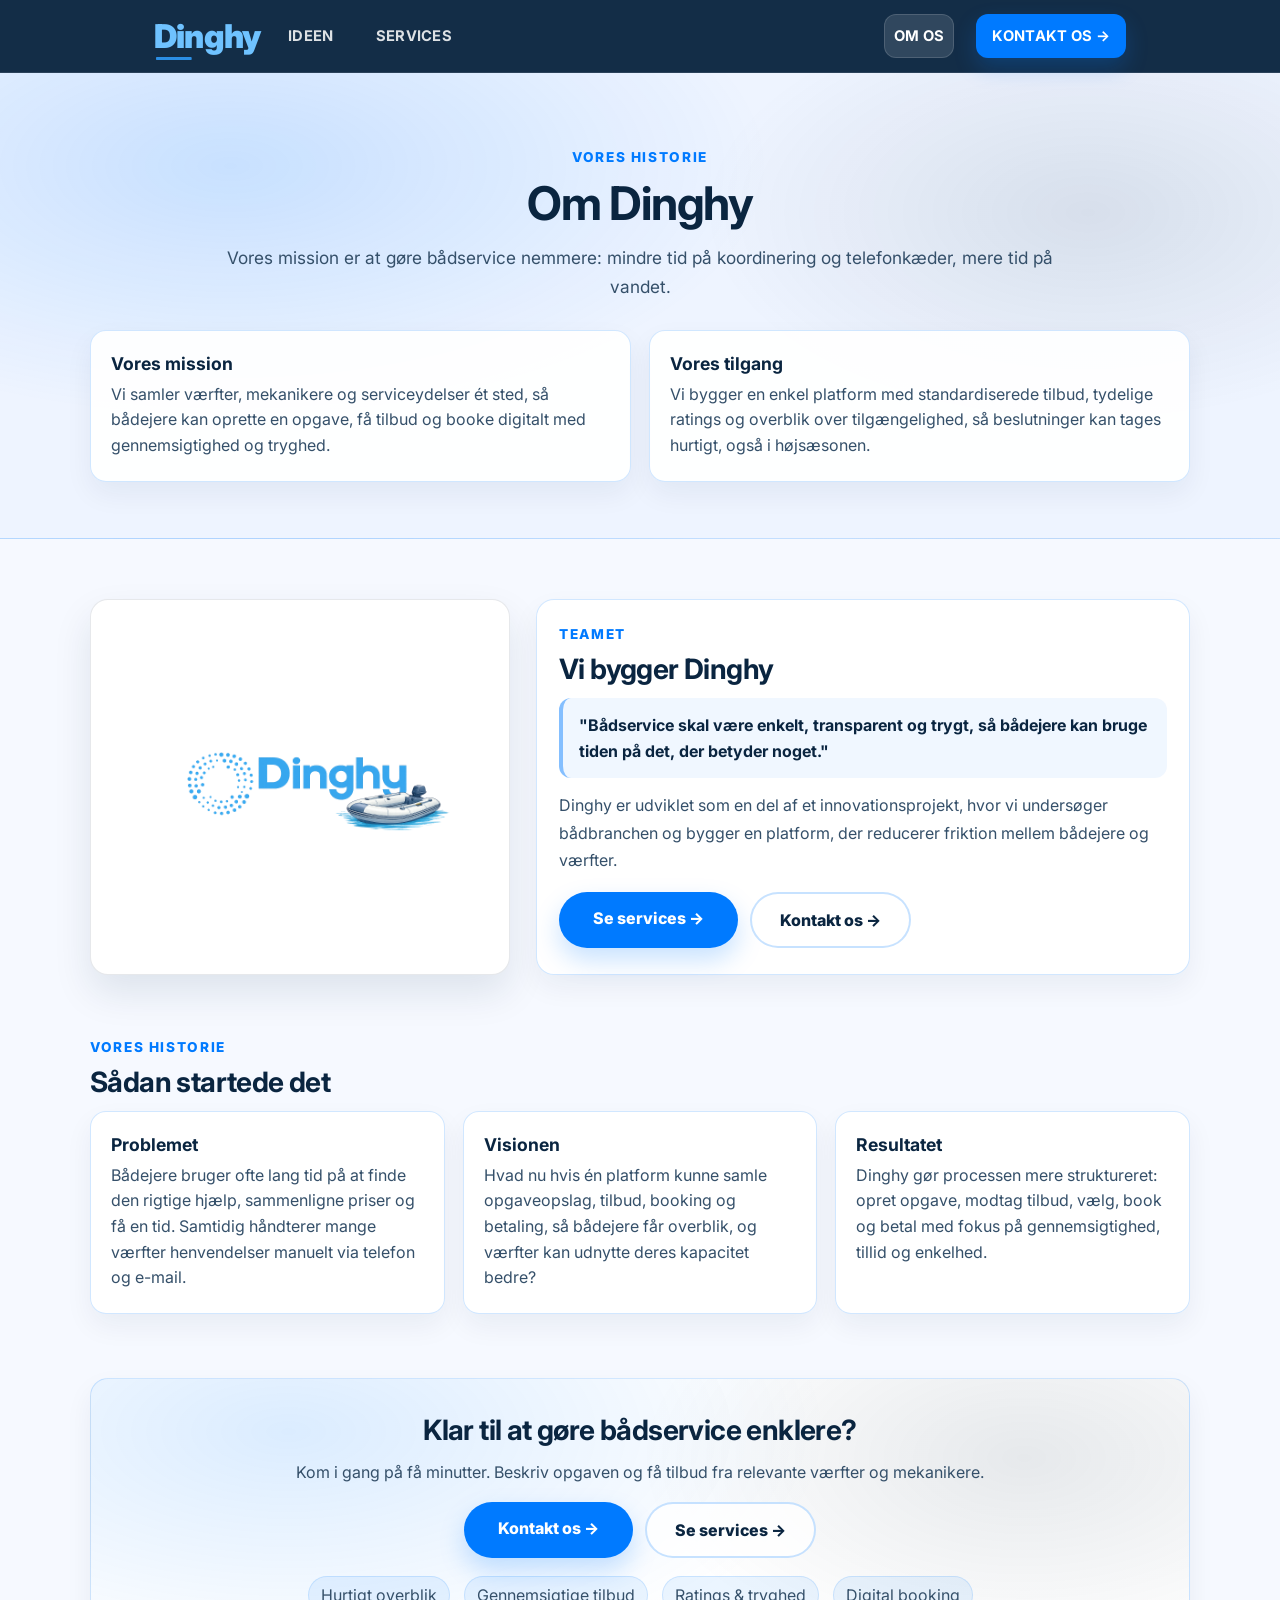
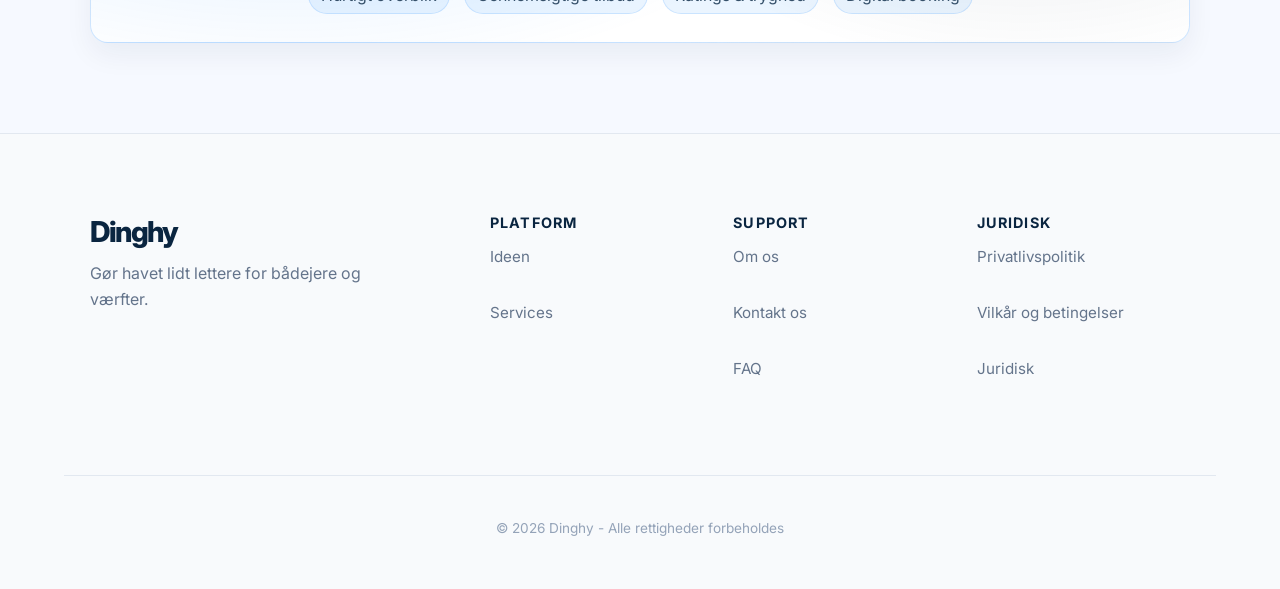
<file: om-os.html>
<!DOCTYPE html>
<html lang="da">
  <head>
    <meta charset="UTF-8" />
    <meta name="viewport" content="width=device-width, initial-scale=1.0" />
    <meta
      name="description"
      content="Læs om teamet bag Dinghy, missionen og historien bag platformen."
    />
    <link rel="icon" type="image/png" href="logo.png" />
    <title>Om os | Dinghy</title>

    <link rel="stylesheet" href="global.css" />
    <link rel="stylesheet" href="om-os.css" />
    <link
      rel="stylesheet"
      href="https://fonts.googleapis.com/css2?family=Inter:wght@400;700;800&display=swap"
    />
  </head>
  <body>
    <nav class="navbar">
      <div class="nav-inner">
        <a href="index.html" class="brand" aria-label="Dinghy">
          <span>Dinghy</span>
        </a>

        <button
          class="nav-toggle"
          aria-label="Åbn menu"
          aria-expanded="false"
          aria-controls="navMenu"
        >
          <span></span>
          <span></span>
          <span></span>
        </button>

        <div class="nav-menu" id="navMenu">
          <div class="nav-left">
            <a href="ideen.html">Ideen</a>
            <a href="services.html">Services</a>
          </div>

          <div class="nav-right">
            <a href="om-os.html" aria-current="page">Om os</a>
            <a href="kontakt.html" class="nav-cta">Kontakt os →</a>
          </div>
        </div>
      </div>
    </nav>

    <header class="about-hero">
      <div class="about-hero-inner">
        <p class="kicker">Vores historie</p>
        <h1>Om Dinghy</h1>
        <p class="lead">
          Vores mission er at gøre bådservice nemmere: mindre tid på
          koordinering og telefonkæder, mere tid på vandet.
        </p>

        <div class="hero-cards">
          <div class="hero-card">
            <h3>Vores mission</h3>
            <p>
              Vi samler værfter, mekanikere og serviceydelser ét sted, så
              bådejere kan oprette en opgave, få tilbud og booke digitalt med
              gennemsigtighed og tryghed.
            </p>
          </div>

          <div class="hero-card">
            <h3>Vores tilgang</h3>
            <p>
              Vi bygger en enkel platform med standardiserede tilbud, tydelige
              ratings og overblik over tilgængelighed, så beslutninger kan tages
              hurtigt, også i højsæsonen.
            </p>
          </div>
        </div>
      </div>
    </header>

    <main class="about-content">
      <section class="founder">
        <div class="founder-inner">
          <div class="founder-media">
            <img class="founder-photo" src="logo.png" alt="Dinghy logo" />
          </div>

          <div class="founder-text">
            <p class="kicker">Teamet</p>
            <h2>Vi bygger Dinghy</h2>

            <blockquote>
              "Bådservice skal være enkelt, transparent og trygt, så bådejere
              kan bruge tiden på det, der betyder noget."
            </blockquote>

            <p class="muted">
              Dinghy er udviklet som en del af et innovationsprojekt, hvor vi
              undersøger bådbranchen og bygger en platform, der reducerer
              friktion mellem bådejere og værfter.
            </p>

            <div class="founder-cta">
              <a class="btn-main" href="services.html">Se services →</a>
              <a class="btn-ghost" href="kontakt.html">Kontakt os →</a>
            </div>
          </div>
        </div>
      </section>

      <section class="story">
        <div class="story-inner">
          <p class="kicker">Vores historie</p>
          <h2>Sådan startede det</h2>

          <div class="timeline">
            <article class="timeline-card">
              <h3>Problemet</h3>
              <p>
                Bådejere bruger ofte lang tid på at finde den rigtige hjælp,
                sammenligne priser og få en tid. Samtidig håndterer mange
                værfter henvendelser manuelt via telefon og e-mail.
              </p>
            </article>

            <article class="timeline-card">
              <h3>Visionen</h3>
              <p>
                Hvad nu hvis én platform kunne samle opgaveopslag, tilbud,
                booking og betaling, så bådejere får overblik, og værfter kan
                udnytte deres kapacitet bedre?
              </p>
            </article>

            <article class="timeline-card">
              <h3>Resultatet</h3>
              <p>
                Dinghy gør processen mere struktureret: opret opgave, modtag
                tilbud, vælg, book og betal med fokus på gennemsigtighed, tillid
                og enkelhed.
              </p>
            </article>
          </div>
        </div>
      </section>

      <section class="final-cta">
        <div class="final-cta-inner">
          <h2>Klar til at gøre bådservice enklere?</h2>
          <p class="muted">
            Kom i gang på få minutter. Beskriv opgaven og få tilbud fra
            relevante værfter og mekanikere.
          </p>

          <div class="final-buttons">
            <a class="btn-main" href="kontakt.html">Kontakt os →</a>
            <a class="btn-ghost" href="services.html">Se services →</a>
          </div>

          <ul class="cta-bullets">
            <li>Hurtigt overblik</li>
            <li>Gennemsigtige tilbud</li>
            <li>Ratings & tryghed</li>
            <li>Digital booking</li>
          </ul>
        </div>
      </section>
    </main>

    <footer>
      <div class="footer-content">
        <div class="footer-brand">
          <a href="index.html" class="logo">Dinghy</a>
          <p>Gør havet lidt lettere for bådejere og værfter.</p>
        </div>

        <div class="footer-links">
          <div class="footer-column">
            <h4>Platform</h4>
            <a href="ideen.html">Ideen</a>
            <a href="services.html">Services</a>
          </div>

          <div class="footer-column">
            <h4>Support</h4>
            <a href="om-os.html">Om os</a>
            <a href="kontakt.html">Kontakt os</a>
            <a href="faq.html">FAQ</a>
          </div>

          <div class="footer-column">
            <h4>Juridisk</h4>
            <a href="privacy.html">Privatlivspolitik</a>
            <a href="terms.html">Vilkår og betingelser</a>
            <a href="juridisk.html">Juridisk</a>
          </div>
        </div>
      </div>

      <div class="footer-bottom">
        <p>© 2026 Dinghy - Alle rettigheder forbeholdes</p>
      </div>
    </footer>

    <script src="mobile-nav.js" defer></script>
  </body>
</html>
</file>
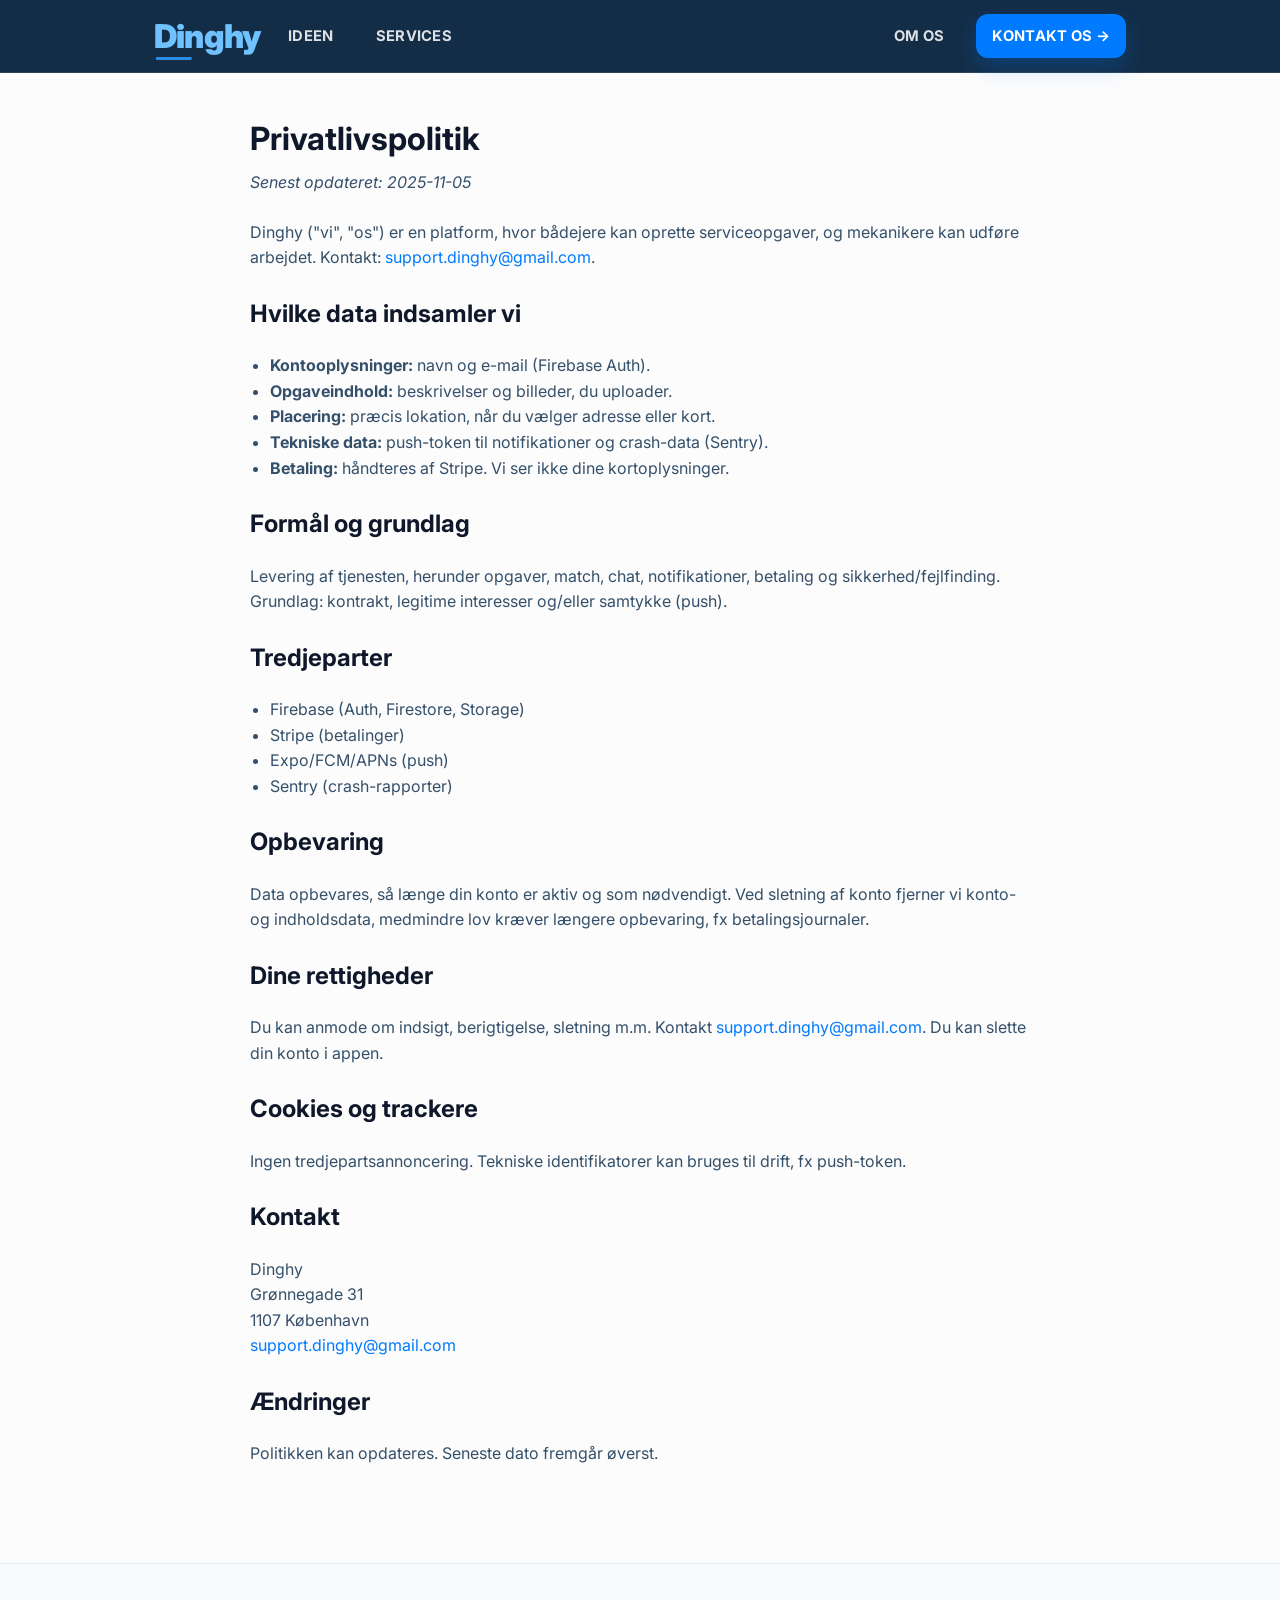
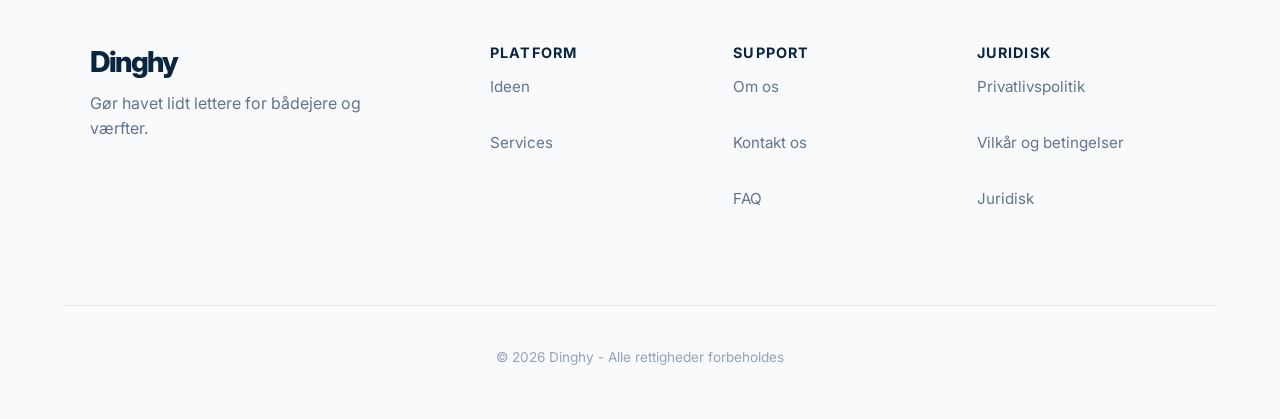
<file: privacy.html>
<!DOCTYPE html>
<html lang="da">
  <head>
    <meta charset="utf-8" />
    <meta name="viewport" content="width=device-width, initial-scale=1" />
    <meta
      name="description"
      content="Læs Dinghys privatlivspolitik og hvordan vi behandler data."
    />
    <link rel="icon" type="image/png" href="logo.png" />
    <title>Privatlivspolitik | Dinghy</title>

    <link rel="stylesheet" href="global.css" />
    <link rel="stylesheet" href="privacy.css" />
    <link
      rel="stylesheet"
      href="https://fonts.googleapis.com/css2?family=Inter:wght@400;700;800&display=swap"
    />
  </head>
  <body>
    <nav class="navbar">
      <div class="nav-inner">
        <a href="index.html" class="brand" aria-label="Dinghy">
          <span>Dinghy</span>
        </a>

        <button
          class="nav-toggle"
          aria-label="Åbn menu"
          aria-expanded="false"
          aria-controls="navMenu"
        >
          <span></span>
          <span></span>
          <span></span>
        </button>

        <div class="nav-menu" id="navMenu">
          <div class="nav-left">
            <a href="ideen.html">Ideen</a>
            <a href="services.html">Services</a>
          </div>

          <div class="nav-right">
            <a href="om-os.html">Om os</a>
            <a href="kontakt.html" class="nav-cta">Kontakt os →</a>
          </div>
        </div>
      </div>
    </nav>

    <main class="wrap">
      <h1>Privatlivspolitik</h1>
      <p class="page-lead"><em>Senest opdateret: 2025-11-05</em></p>

      <p>
        Dinghy ("vi", "os") er en platform, hvor bådejere kan oprette
        serviceopgaver, og mekanikere kan udføre arbejdet. Kontakt:
        <a href="mailto:support.dinghy@gmail.com">support.dinghy@gmail.com</a>.
      </p>

      <h2>Hvilke data indsamler vi</h2>
      <ul>
        <li><strong>Kontooplysninger:</strong> navn og e-mail (Firebase Auth).</li>
        <li><strong>Opgaveindhold:</strong> beskrivelser og billeder, du uploader.</li>
        <li><strong>Placering:</strong> præcis lokation, når du vælger adresse eller kort.</li>
        <li>
          <strong>Tekniske data:</strong> push-token til notifikationer og
          crash-data (Sentry).
        </li>
        <li>
          <strong>Betaling:</strong> håndteres af Stripe. Vi ser ikke dine
          kortoplysninger.
        </li>
      </ul>

      <h2>Formål og grundlag</h2>
      <p>
        Levering af tjenesten, herunder opgaver, match, chat, notifikationer,
        betaling og sikkerhed/fejlfinding. Grundlag: kontrakt, legitime
        interesser og/eller samtykke (push).
      </p>

      <h2>Tredjeparter</h2>
      <ul>
        <li>Firebase (Auth, Firestore, Storage)</li>
        <li>Stripe (betalinger)</li>
        <li>Expo/FCM/APNs (push)</li>
        <li>Sentry (crash-rapporter)</li>
      </ul>

      <h2>Opbevaring</h2>
      <p>
        Data opbevares, så længe din konto er aktiv og som nødvendigt. Ved
        sletning af konto fjerner vi konto- og indholdsdata, medmindre lov
        kræver længere opbevaring, fx betalingsjournaler.
      </p>

      <h2>Dine rettigheder</h2>
      <p>
        Du kan anmode om indsigt, berigtigelse, sletning m.m. Kontakt
        <a href="mailto:support.dinghy@gmail.com">support.dinghy@gmail.com</a>. Du kan slette
        din konto i appen.
      </p>

      <h2>Cookies og trackere</h2>
      <p>
        Ingen tredjepartsannoncering. Tekniske identifikatorer kan bruges til
        drift, fx push-token.
      </p>

      <h2>Kontakt</h2>
      <p>
        Dinghy<br />
        Grønnegade 31<br />
        1107 København<br />
        <a href="mailto:support.dinghy@gmail.com">support.dinghy@gmail.com</a>
      </p>

      <h2>Ændringer</h2>
      <p>Politikken kan opdateres. Seneste dato fremgår øverst.</p>
    </main>

    <footer>
      <div class="footer-content">
        <div class="footer-brand">
          <a href="index.html" class="logo">Dinghy</a>
          <p>Gør havet lidt lettere for bådejere og værfter.</p>
        </div>

        <div class="footer-links">
          <div class="footer-column">
            <h4>Platform</h4>
            <a href="ideen.html">Ideen</a>
            <a href="services.html">Services</a>
          </div>

          <div class="footer-column">
            <h4>Support</h4>
            <a href="om-os.html">Om os</a>
            <a href="kontakt.html">Kontakt os</a>
            <a href="faq.html">FAQ</a>
          </div>

          <div class="footer-column">
            <h4>Juridisk</h4>
            <a href="privacy.html">Privatlivspolitik</a>
            <a href="terms.html">Vilkår og betingelser</a>
            <a href="juridisk.html">Juridisk</a>
          </div>
        </div>
      </div>

      <div class="footer-bottom">
        <p>© 2026 Dinghy - Alle rettigheder forbeholdes</p>
      </div>
    </footer>

    <script src="mobile-nav.js" defer></script>
  </body>
</html>
</file>
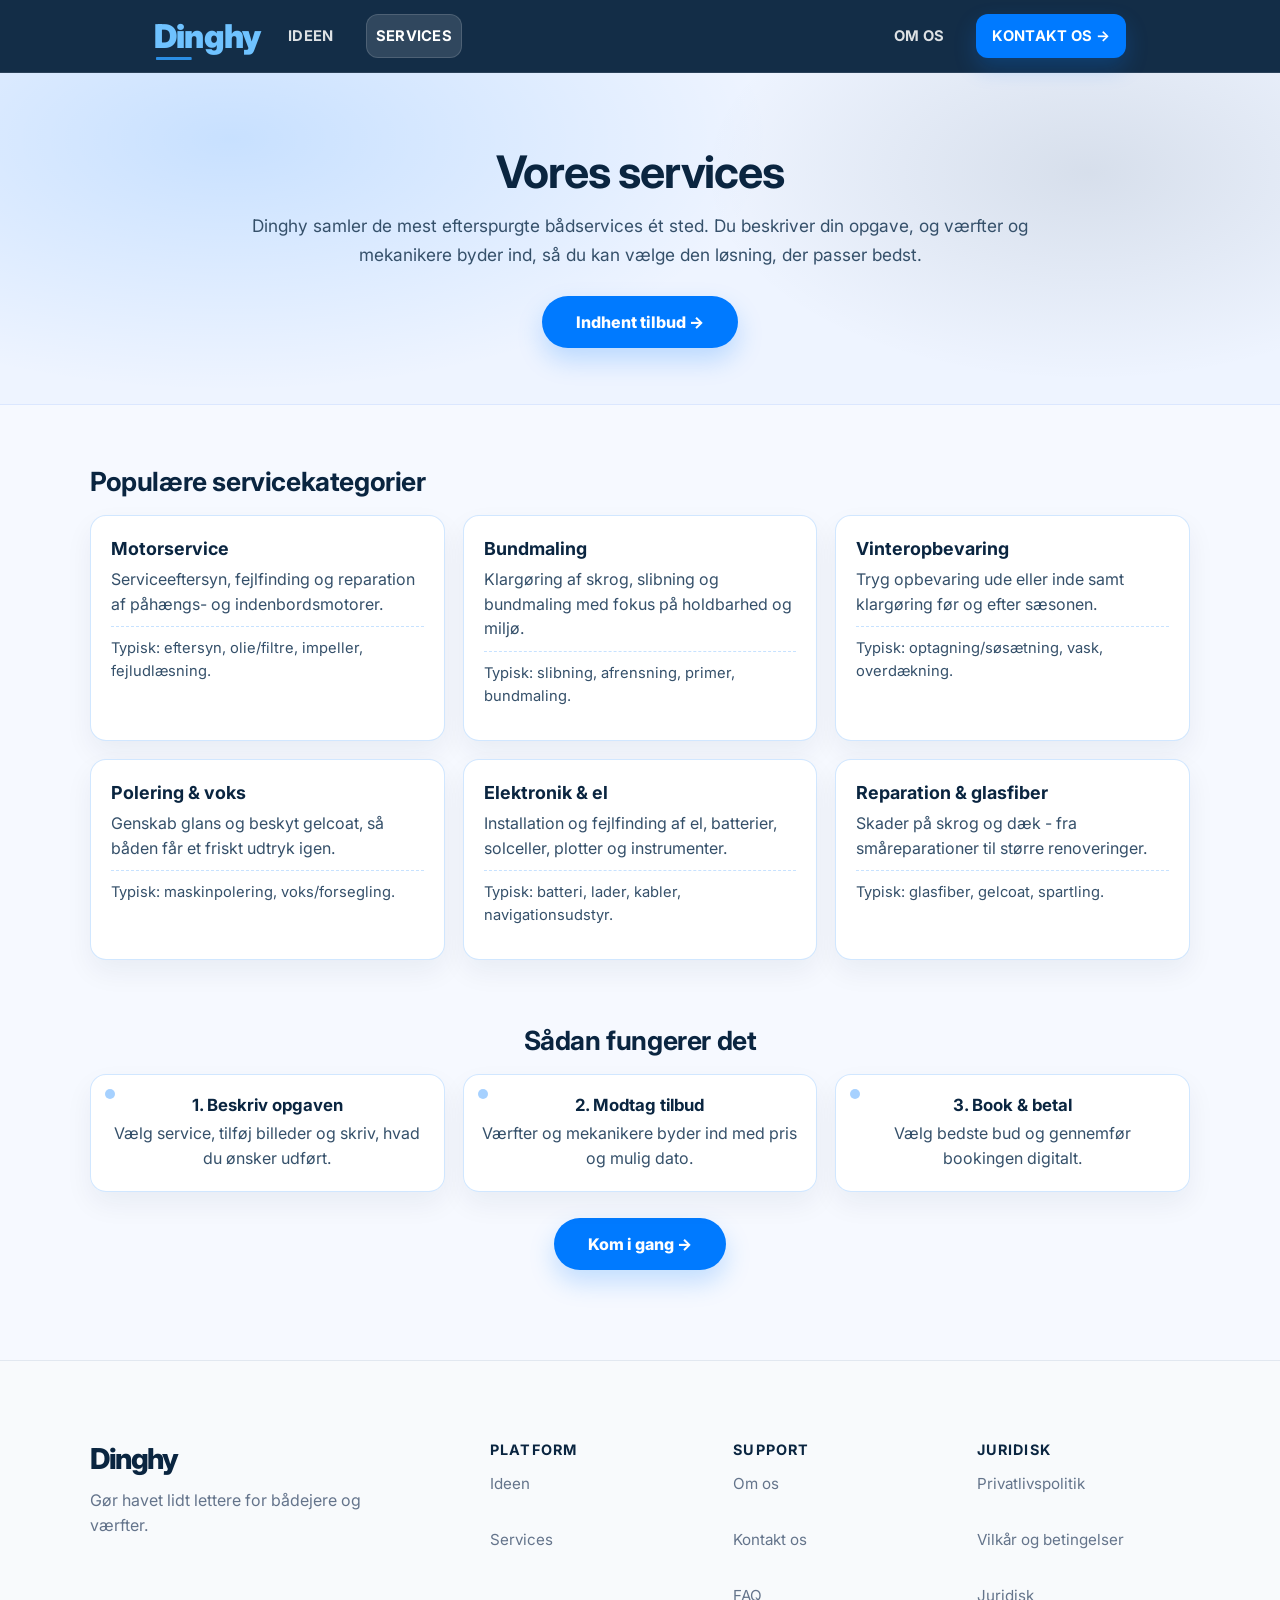
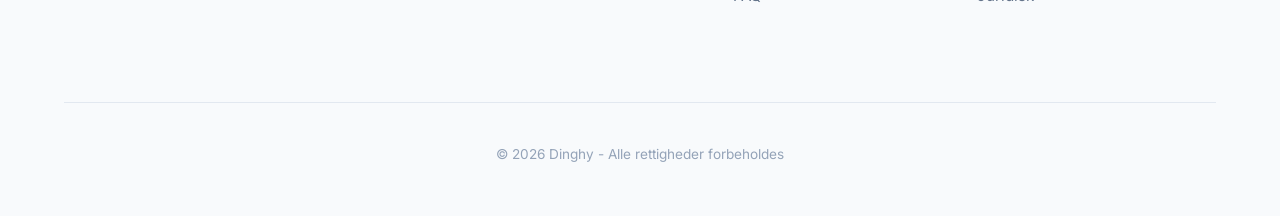
<file: services.html>
<!DOCTYPE html>
<html lang="da">
  <head>
    <meta charset="UTF-8" />
    <meta name="viewport" content="width=device-width, initial-scale=1.0" />
    <meta
      name="description"
      content="Se de servicekategorier Dinghy samler for bådejere, værfter og mekanikere."
    />
    <link rel="icon" type="image/png" href="logo.png" />
    <title>Services | Dinghy</title>

    <link rel="stylesheet" href="global.css" />
    <link rel="stylesheet" href="services.css" />
    <link
      rel="stylesheet"
      href="https://fonts.googleapis.com/css2?family=Inter:wght@400;700;800&display=swap"
    />
  </head>
  <body>
    <nav class="navbar">
      <div class="nav-inner">
        <a href="index.html" class="brand" aria-label="Dinghy">
          <span>Dinghy</span>
        </a>

        <button
          class="nav-toggle"
          aria-label="Åbn menu"
          aria-expanded="false"
          aria-controls="navMenu"
        >
          <span></span>
          <span></span>
          <span></span>
        </button>

        <div class="nav-menu" id="navMenu">
          <div class="nav-left">
            <a href="ideen.html">Ideen</a>
            <a href="services.html" aria-current="page">Services</a>
          </div>

          <div class="nav-right">
            <a href="om-os.html">Om os</a>
            <a href="kontakt.html" class="nav-cta">Kontakt os →</a>
          </div>
        </div>
      </div>
    </nav>

    <header class="page-hero">
      <div class="page-hero-inner">
        <h1>Vores services</h1>
        <p>
          Dinghy samler de mest efterspurgte bådservices ét sted. Du beskriver
          din opgave, og værfter og mekanikere byder ind, så du kan vælge den
          løsning, der passer bedst.
        </p>

        <div class="page-hero-cta">
          <a class="btn-main" href="kontakt.html">Indhent tilbud →</a>
        </div>
      </div>
    </header>

    <main class="page-content">
      <section class="services-grid">
        <h2>Populære servicekategorier</h2>

        <div class="grid">
          <div class="card">
            <h3>Motorservice</h3>
            <p>
              Serviceeftersyn, fejlfinding og reparation af påhængs- og
              indenbordsmotorer.
            </p>
            <p class="card-meta">
              Typisk: eftersyn, olie/filtre, impeller, fejludlæsning.
            </p>
          </div>

          <div class="card">
            <h3>Bundmaling</h3>
            <p>
              Klargøring af skrog, slibning og bundmaling med fokus på
              holdbarhed og miljø.
            </p>
            <p class="card-meta">
              Typisk: slibning, afrensning, primer, bundmaling.
            </p>
          </div>

          <div class="card">
            <h3>Vinteropbevaring</h3>
            <p>
              Tryg opbevaring ude eller inde samt klargøring før og efter
              sæsonen.
            </p>
            <p class="card-meta">
              Typisk: optagning/søsætning, vask, overdækning.
            </p>
          </div>

          <div class="card">
            <h3>Polering & voks</h3>
            <p>
              Genskab glans og beskyt gelcoat, så båden får et friskt udtryk
              igen.
            </p>
            <p class="card-meta">Typisk: maskinpolering, voks/forsegling.</p>
          </div>

          <div class="card">
            <h3>Elektronik & el</h3>
            <p>
              Installation og fejlfinding af el, batterier, solceller, plotter
              og instrumenter.
            </p>
            <p class="card-meta">
              Typisk: batteri, lader, kabler, navigationsudstyr.
            </p>
          </div>

          <div class="card">
            <h3>Reparation & glasfiber</h3>
            <p>
              Skader på skrog og dæk - fra småreparationer til større
              renoveringer.
            </p>
            <p class="card-meta">Typisk: glasfiber, gelcoat, spartling.</p>
          </div>
        </div>
      </section>

      <section class="mini-flow">
        <h2>Sådan fungerer det</h2>

        <div class="mini-flow-boxes">
          <div class="mini-box">
            <h3>1. Beskriv opgaven</h3>
            <p>Vælg service, tilføj billeder og skriv, hvad du ønsker udført.</p>
          </div>

          <div class="mini-box">
            <h3>2. Modtag tilbud</h3>
            <p>Værfter og mekanikere byder ind med pris og mulig dato.</p>
          </div>

          <div class="mini-box">
            <h3>3. Book & betal</h3>
            <p>Vælg bedste bud og gennemfør bookingen digitalt.</p>
          </div>
        </div>

        <div class="mini-flow-cta">
          <a class="btn-main" href="kontakt.html">Kom i gang →</a>
        </div>
      </section>
    </main>

    <footer>
      <div class="footer-content">
        <div class="footer-brand">
          <a href="index.html" class="logo">Dinghy</a>
          <p>Gør havet lidt lettere for bådejere og værfter.</p>
        </div>

        <div class="footer-links">
          <div class="footer-column">
            <h4>Platform</h4>
            <a href="ideen.html">Ideen</a>
            <a href="services.html">Services</a>
          </div>

          <div class="footer-column">
            <h4>Support</h4>
            <a href="om-os.html">Om os</a>
            <a href="kontakt.html">Kontakt os</a>
            <a href="faq.html">FAQ</a>
          </div>

          <div class="footer-column">
            <h4>Juridisk</h4>
            <a href="privacy.html">Privatlivspolitik</a>
            <a href="terms.html">Vilkår og betingelser</a>
            <a href="juridisk.html">Juridisk</a>
          </div>
        </div>
      </div>

      <div class="footer-bottom">
        <p>© 2026 Dinghy - Alle rettigheder forbeholdes</p>
      </div>
    </footer>

    <script src="mobile-nav.js" defer></script>
  </body>
</html>
</file>
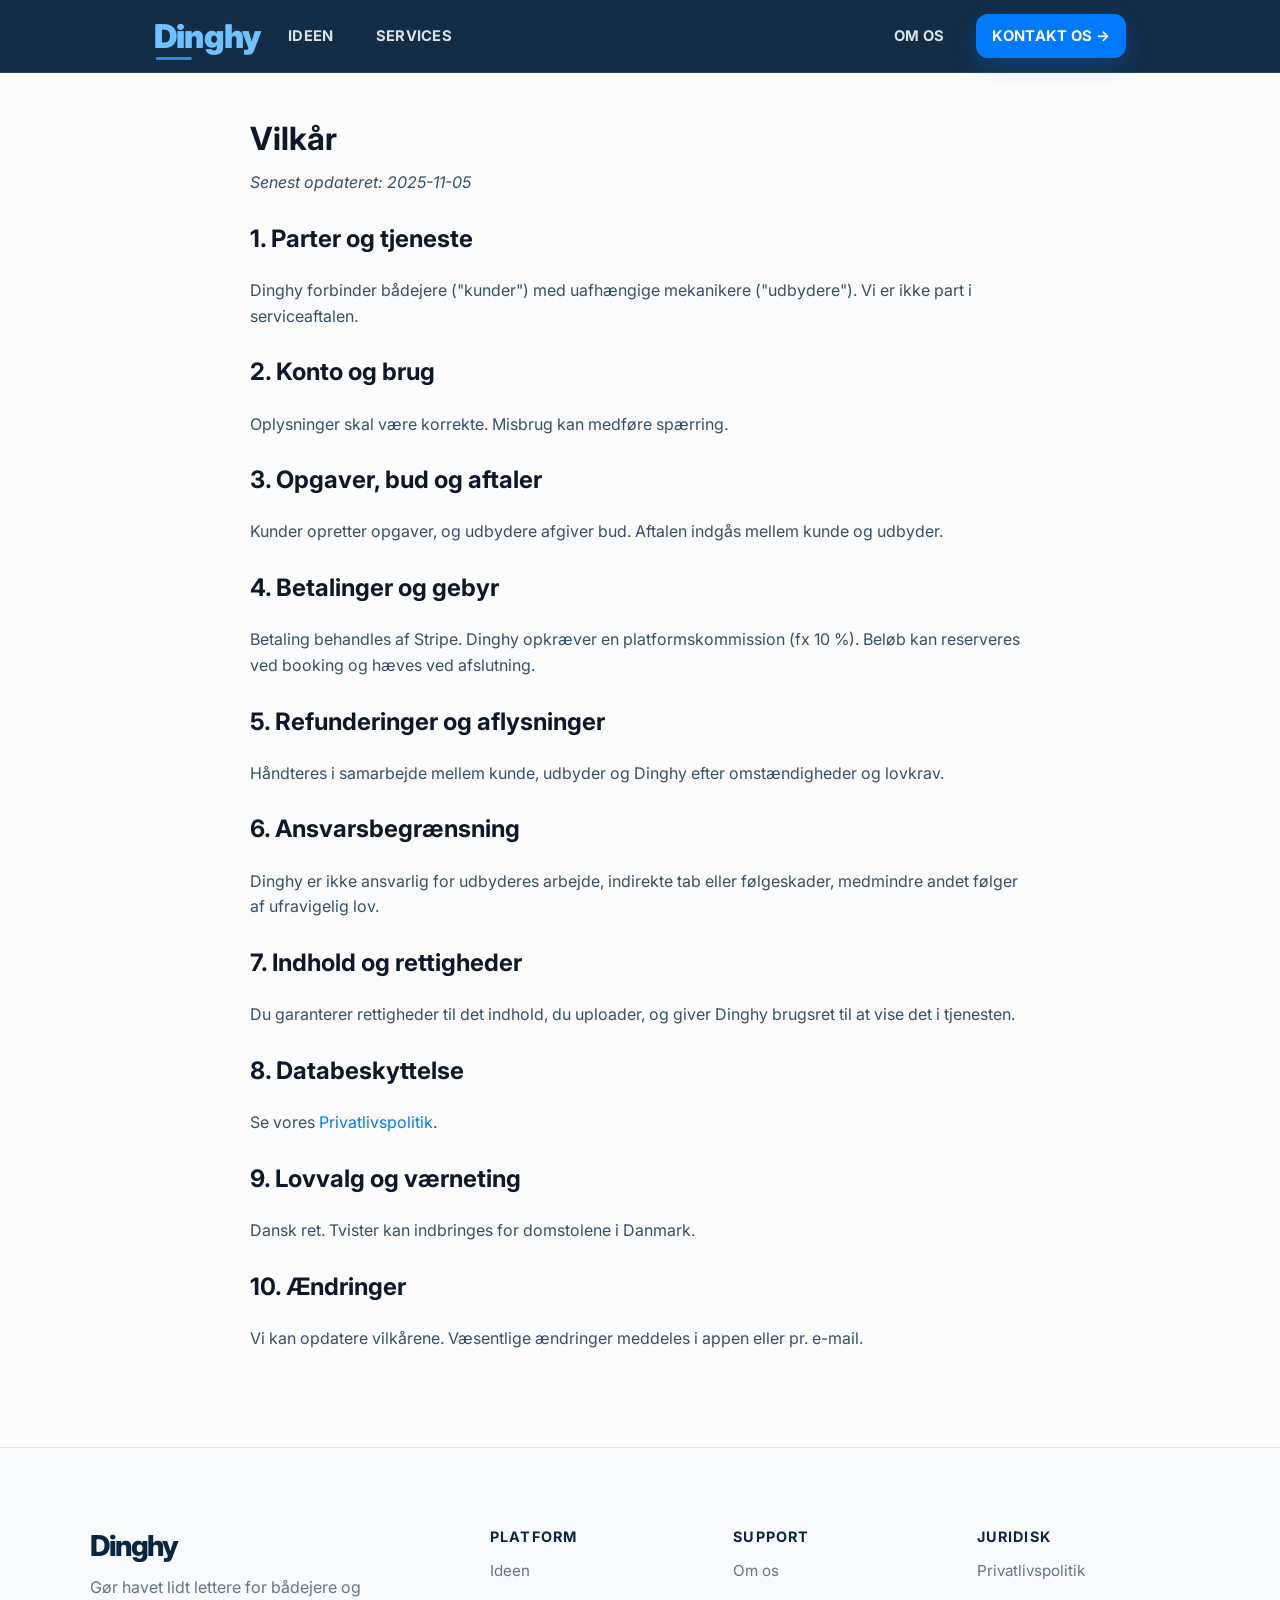
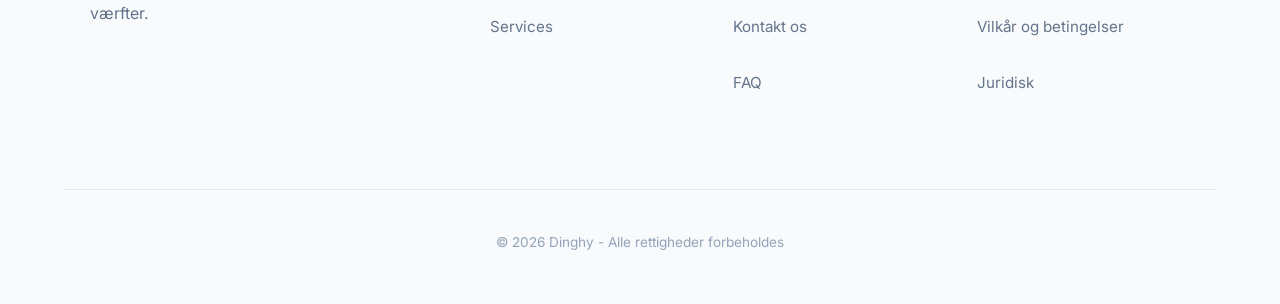
<file: terms.html>
<!DOCTYPE html>
<html lang="da">
  <head>
    <meta charset="utf-8" />
    <meta name="viewport" content="width=device-width, initial-scale=1" />
    <meta
      name="description"
      content="Læs Dinghys vilkår og betingelser for brug af platformen."
    />
    <link rel="icon" type="image/png" href="logo.png" />
    <title>Vilkår | Dinghy</title>

    <link rel="stylesheet" href="global.css" />
    <link rel="stylesheet" href="terms.css" />
    <link
      rel="stylesheet"
      href="https://fonts.googleapis.com/css2?family=Inter:wght@400;700;800&display=swap"
    />
  </head>
  <body>
    <nav class="navbar">
      <div class="nav-inner">
        <a href="index.html" class="brand" aria-label="Dinghy">
          <span>Dinghy</span>
        </a>

        <button
          class="nav-toggle"
          aria-label="Åbn menu"
          aria-expanded="false"
          aria-controls="navMenu"
        >
          <span></span>
          <span></span>
          <span></span>
        </button>

        <div class="nav-menu" id="navMenu">
          <div class="nav-left">
            <a href="ideen.html">Ideen</a>
            <a href="services.html">Services</a>
          </div>

          <div class="nav-right">
            <a href="om-os.html">Om os</a>
            <a href="kontakt.html" class="nav-cta">Kontakt os →</a>
          </div>
        </div>
      </div>
    </nav>

    <main class="wrap">
      <h1>Vilkår</h1>
      <p class="page-lead"><em>Senest opdateret: 2025-11-05</em></p>

      <h2>1. Parter og tjeneste</h2>
      <p>
        Dinghy forbinder bådejere ("kunder") med uafhængige mekanikere
        ("udbydere"). Vi er ikke part i serviceaftalen.
      </p>

      <h2>2. Konto og brug</h2>
      <p>Oplysninger skal være korrekte. Misbrug kan medføre spærring.</p>

      <h2>3. Opgaver, bud og aftaler</h2>
      <p>
        Kunder opretter opgaver, og udbydere afgiver bud. Aftalen indgås mellem
        kunde og udbyder.
      </p>

      <h2>4. Betalinger og gebyr</h2>
      <p>
        Betaling behandles af Stripe. Dinghy opkræver en platformskommission
        (fx 10 %). Beløb kan reserveres ved booking og hæves ved afslutning.
      </p>

      <h2>5. Refunderinger og aflysninger</h2>
      <p>
        Håndteres i samarbejde mellem kunde, udbyder og Dinghy efter
        omstændigheder og lovkrav.
      </p>

      <h2>6. Ansvarsbegrænsning</h2>
      <p>
        Dinghy er ikke ansvarlig for udbyderes arbejde, indirekte tab eller
        følgeskader, medmindre andet følger af ufravigelig lov.
      </p>

      <h2>7. Indhold og rettigheder</h2>
      <p>
        Du garanterer rettigheder til det indhold, du uploader, og giver Dinghy
        brugsret til at vise det i tjenesten.
      </p>

      <h2>8. Databeskyttelse</h2>
      <p>Se vores <a href="privacy.html">Privatlivspolitik</a>.</p>

      <h2>9. Lovvalg og værneting</h2>
      <p>Dansk ret. Tvister kan indbringes for domstolene i Danmark.</p>

      <h2>10. Ændringer</h2>
      <p>
        Vi kan opdatere vilkårene. Væsentlige ændringer meddeles i appen eller
        pr. e-mail.
      </p>
    </main>

    <footer>
      <div class="footer-content">
        <div class="footer-brand">
          <a href="index.html" class="logo">Dinghy</a>
          <p>Gør havet lidt lettere for bådejere og værfter.</p>
        </div>

        <div class="footer-links">
          <div class="footer-column">
            <h4>Platform</h4>
            <a href="ideen.html">Ideen</a>
            <a href="services.html">Services</a>
          </div>

          <div class="footer-column">
            <h4>Support</h4>
            <a href="om-os.html">Om os</a>
            <a href="kontakt.html">Kontakt os</a>
            <a href="faq.html">FAQ</a>
          </div>

          <div class="footer-column">
            <h4>Juridisk</h4>
            <a href="privacy.html">Privatlivspolitik</a>
            <a href="terms.html">Vilkår og betingelser</a>
            <a href="juridisk.html">Juridisk</a>
          </div>
        </div>
      </div>

      <div class="footer-bottom">
        <p>© 2026 Dinghy - Alle rettigheder forbeholdes</p>
      </div>
    </footer>

    <script src="mobile-nav.js" defer></script>
  </body>
</html>
</file>
<file: global.css>
:root {
  --primary-blue: #0a2540;
  --accent-blue: #007aff;
  --white: #ffffff;
  --text-light: #e6ebf1;
  --page-max-width: 1100px;
  --content-max-width: 820px;
  --page-padding-inline: 5%;
  --transition-fast: 0.2s;
}

* {
  box-sizing: border-box;
}

html {
  -webkit-text-size-adjust: 100%;
  scroll-behavior: smooth;
}

body {
  margin: 0;
  font-family: "Inter", sans-serif;
  color: var(--primary-blue);
  background: #fcfcfc;
}

img {
  display: block;
  max-width: 100%;
}

a,
button {
  touch-action: manipulation;
}

.wrap {
  max-width: var(--content-max-width);
  margin: 0 auto;
  padding: 40px 20px 80px;
}

.wrap h1 {
  margin: 0 0 6px;
}

.wrap h2 {
  margin-top: 24px;
}

.page-lead {
  margin: 0 0 24px;
  color: #35506a;
}

.wrap a {
  color: var(--accent-blue);
  text-decoration: none;
}

.wrap a:hover {
  text-decoration: underline;
}

.wrap ul,
.wrap ol {
  padding-left: 20px;
}

.navbar {
  position: sticky;
  top: 0;
  z-index: 1000;
  background: rgba(10, 37, 64, 0.96);
  border-bottom: 1px solid rgba(255, 255, 255, 0.1);
  backdrop-filter: blur(10px);
}

.nav-inner {
  display: flex;
  align-items: center;
  justify-content: space-between;
  gap: 18px;
  max-width: var(--page-max-width);
  margin: 0 auto;
  padding: 14px var(--page-padding-inline);
}

.brand {
  display: flex;
  align-items: center;
  gap: 0;
  padding: 4px 0;
  color: #6fc2ff;
  font-size: 2.05rem;
  font-weight: 900;
  line-height: 1;
  letter-spacing: -0.8px;
  text-decoration: none;
  white-space: nowrap;
  transition: color var(--transition-fast), transform var(--transition-fast);
}

.brand-logo {
  display: none;
}

.brand span {
  position: relative;
  display: inline;
  color: inherit;
}

.brand span::after {
  content: "";
  position: absolute;
  right: 2px;
  bottom: -8px;
  left: 2px;
  height: 3px;
  background: #2f9fff;
  border-radius: 999px;
  opacity: 0.85;
  transform: scaleX(0.35);
  transform-origin: left center;
  transition: transform var(--transition-fast);
}

.brand:hover {
  color: #94d7ff;
  transform: translateY(-1px);
}

.brand:hover span::after {
  transform: scaleX(0.7);
}

.nav-toggle {
  display: none;
  align-items: center;
  justify-content: center;
  width: 46px;
  height: 46px;
  padding: 0;
  border: 1px solid rgba(255, 255, 255, 0.18);
  border-radius: 14px;
  background: rgba(255, 255, 255, 0.06);
  cursor: pointer;
}

.nav-toggle span {
  display: block;
  width: 18px;
  height: 2px;
  margin: 4px auto;
  background: #ffffff;
  border-radius: 2px;
  transition: transform var(--transition-fast), opacity var(--transition-fast);
}

.nav-toggle.open span:nth-child(1) {
  transform: translateY(6px) rotate(45deg);
}

.nav-toggle.open span:nth-child(2) {
  opacity: 0;
}

.nav-toggle.open span:nth-child(3) {
  transform: translateY(-6px) rotate(-45deg);
}

.nav-menu {
  display: flex;
  flex: 1;
  align-items: center;
  justify-content: space-between;
  gap: 22px;
}

.nav-left,
.nav-right {
  display: flex;
  align-items: center;
  gap: 22px;
}

.nav-menu a {
  display: inline-flex;
  align-items: center;
  min-height: 44px;
  padding: 10px 10px;
  color: rgba(255, 255, 255, 0.86);
  border-radius: 12px;
  font-size: 0.92rem;
  font-weight: 700;
  letter-spacing: 0.02em;
  text-decoration: none;
  text-transform: uppercase;
  transition:
    background var(--transition-fast),
    color var(--transition-fast),
    transform var(--transition-fast),
    box-shadow var(--transition-fast);
}

.nav-menu a:hover {
  background: rgba(255, 255, 255, 0.1);
  color: #ffffff;
}

.nav-menu a[aria-current="page"]:not(.nav-cta) {
  color: #ffffff;
  background: rgba(255, 255, 255, 0.12);
  box-shadow: inset 0 0 0 1px rgba(255, 255, 255, 0.14);
}

.nav-cta {
  padding: 12px 16px !important;
  color: #ffffff !important;
  background: var(--accent-blue);
  border-radius: 999px;
  box-shadow: 0 10px 22px rgba(0, 122, 255, 0.22);
}

.nav-cta:hover,
.nav-cta[aria-current="page"] {
  background: #0062cc !important;
  transform: translateY(-1px);
}

footer {
  padding: 80px var(--page-padding-inline) 40px;
  background-color: #f8fafc;
  border-top: 1px solid #e2e8f0;
}

.footer-content {
  display: grid;
  grid-template-columns: 1fr 2fr;
  gap: 50px;
  max-width: var(--page-max-width);
  margin: 0 auto;
}

.footer-brand .logo {
  color: var(--primary-blue);
  font-size: 1.8rem;
  font-weight: 800;
  letter-spacing: -1.5px;
  text-decoration: none;
}

.footer-brand p {
  max-width: 320px;
  margin-top: 12px;
  color: #64748b;
  line-height: 1.6;
}

.footer-links {
  display: grid;
  grid-template-columns: repeat(3, 1fr);
  gap: 30px;
}

.footer-column h4 {
  margin: 0 0 16px;
  color: var(--primary-blue);
  font-size: 0.9rem;
  letter-spacing: 0.08em;
  text-transform: uppercase;
}

.footer-column a {
  display: block;
  min-height: 44px;
  margin-bottom: 12px;
  color: #64748b;
  font-size: 0.95rem;
  text-decoration: none;
  transition: color var(--transition-fast);
}

.footer-column a:hover {
  color: var(--accent-blue);
}

.footer-bottom {
  margin-top: 60px;
  padding-top: 30px;
  color: #94a3b8;
  font-size: 0.85rem;
  text-align: center;
  border-top: 1px solid #e2e8f0;
}

@media (max-width: 980px) {
  .footer-content {
    grid-template-columns: 1fr;
    gap: 30px;
  }

  .footer-brand p {
    max-width: 100%;
  }
}

@media (max-width: 860px) {
  .nav-inner {
    flex-wrap: wrap;
  }

  .brand {
    gap: 0;
    font-size: 1.7rem;
    letter-spacing: -0.55px;
  }

  .nav-toggle {
    display: inline-flex;
  }

  .nav-menu {
    display: none;
    flex-direction: column;
    align-items: stretch;
    gap: 12px;
    width: 100%;
    margin-top: 10px;
    padding-top: 12px;
    border-top: 1px solid rgba(255, 255, 255, 0.12);
  }

  .nav-menu.open {
    display: flex;
  }

  .nav-left,
  .nav-right {
    flex-direction: column;
    align-items: stretch;
    gap: 6px;
  }

  .nav-menu a {
    display: flex;
    align-items: center;
    min-height: 44px;
    padding: 12px;
    text-align: left;
    border-radius: 14px;
  }

  .nav-cta {
    text-align: center;
  }
}

@media (max-width: 560px) {
  .footer-links {
    grid-template-columns: 1fr;
  }
}
</file>
<file: faq.css>
.wrap {
  color: #0f172a;
  line-height: 1.6;
}

.wrap p,
.wrap li {
  color: #35506a;
}
</file>
<file: services.css>
:root {
  --page-bg: #f6f9ff;
  --card-bg: #ffffff;
  --muted-text: #35506a;
  --card-border: rgba(0, 122, 255, 0.18);
}

body {
  background: var(--page-bg);
}

.page-hero {
  padding: 72px 5% 56px;
  background:
    radial-gradient(900px 420px at 18% 20%, rgba(0, 122, 255, 0.16), transparent 60%),
    radial-gradient(700px 380px at 85% 30%, rgba(10, 37, 64, 0.1), transparent 55%),
    #eef4ff;
  border-bottom: 1px solid #dbe7ff;
}

.page-hero-inner {
  max-width: 1100px;
  margin: 0 auto;
  text-align: center;
}

.page-hero h1 {
  margin: 0 0 12px;
  font-size: 2.8rem;
  letter-spacing: -1.2px;
}

.page-hero p {
  max-width: 820px;
  margin: 0 auto 26px;
  color: var(--muted-text);
  font-size: 1.08rem;
  line-height: 1.7;
}

.btn-main {
  display: inline-block;
  padding: 16px 34px;
  color: #ffffff;
  font-weight: 800;
  text-decoration: none;
  background: var(--accent-blue);
  border-radius: 999px;
  box-shadow: 0 12px 26px rgba(0, 122, 255, 0.22);
  transition: transform 0.2s, background 0.2s, box-shadow 0.2s;
}

.btn-main:hover {
  background: #0062cc;
  transform: scale(1.05);
}

.page-content {
  padding: 60px 5% 90px;
}

.services-grid,
.mini-flow {
  max-width: 1100px;
  margin: 0 auto;
}

.services-grid {
  margin-bottom: 64px;
}

.services-grid h2,
.mini-flow h2 {
  margin: 0 0 18px;
  font-size: 1.65rem;
  letter-spacing: -0.4px;
}

.grid {
  display: grid;
  grid-template-columns: repeat(3, 1fr);
  gap: 18px;
}

.card {
  padding: 22px 20px;
  background: var(--card-bg);
  border: 1px solid var(--card-border);
  border-radius: 16px;
  box-shadow: 0 12px 28px rgba(10, 37, 64, 0.06);
  transition: transform 0.18s, box-shadow 0.18s, border-color 0.18s;
}

.card:hover {
  border-color: rgba(0, 122, 255, 0.35);
  box-shadow: 0 18px 38px rgba(10, 37, 64, 0.1);
  transform: translateY(-4px);
}

.card h3 {
  margin: 0 0 8px;
  font-size: 1.12rem;
}

.card p {
  margin: 0 0 10px;
  color: var(--muted-text);
  line-height: 1.55;
}

.card-meta {
  margin: 0;
  padding-top: 10px;
  color: #57708a;
  font-size: 0.92rem;
  border-top: 1px dashed rgba(0, 122, 255, 0.22);
}

.mini-flow {
  text-align: center;
}

.mini-flow-boxes {
  display: grid;
  grid-template-columns: repeat(3, 1fr);
  gap: 18px;
  margin-top: 10px;
}

.mini-box {
  position: relative;
  padding: 20px 18px;
  background: rgba(255, 255, 255, 0.92);
  border: 1px solid var(--card-border);
  border-radius: 16px;
  box-shadow: 0 12px 28px rgba(10, 37, 64, 0.06);
}

.mini-box::before {
  content: "";
  position: absolute;
  top: 14px;
  left: 14px;
  width: 10px;
  height: 10px;
  background: rgba(0, 122, 255, 0.35);
  border-radius: 999px;
}

.mini-box h3 {
  margin: 0 0 6px;
  font-size: 1.05rem;
}

.mini-box p {
  margin: 0;
  color: var(--muted-text);
  line-height: 1.55;
}

.mini-flow-cta {
  margin-top: 26px;
}

@media (max-width: 980px) {
  .grid {
    grid-template-columns: repeat(2, 1fr);
  }

  .mini-flow-boxes {
    grid-template-columns: 1fr;
  }
}

@media (max-width: 560px) {
  .grid {
    grid-template-columns: 1fr;
  }

  .page-hero h1 {
    font-size: 2.2rem;
  }

  .page-hero p {
    font-size: 1.02rem;
  }
}
</file>
<file: ideen.css>
.kicker {
  margin: 0 0 10px;
  color: var(--accent-blue);
  font-weight: 800;
  letter-spacing: 0.12em;
  text-transform: uppercase;
}

.two-col {
  display: grid;
  grid-template-columns: 1fr 1fr;
  gap: 18px;
}

.mini-badge {
  display: inline-grid;
  place-items: center;
  width: 34px;
  height: 34px;
  margin-bottom: 10px;
  color: var(--accent-blue);
  font-weight: 900;
  background: rgba(0, 122, 255, 0.12);
  border-radius: 12px;
}

@media (max-width: 980px) {
  .two-col {
    grid-template-columns: 1fr;
  }
}
</file>
<file: terms.css>
.wrap {
  color: #0f172a;
  line-height: 1.6;
}

.wrap p,
.wrap li {
  color: #35506a;
}
</file>
<file: kontakt.css>
:root {
  --page-bg: #eef4ff;
  --muted-text: #35506a;
}

body {
  background: var(--page-bg);
}

.contact-hero {
  padding: 90px 5% 40px;
  background:
    radial-gradient(900px 420px at 18% 20%, rgba(0, 122, 255, 0.16), transparent 60%),
    radial-gradient(700px 380px at 85% 30%, rgba(10, 37, 64, 0.1), transparent 55%),
    var(--page-bg);
  border-bottom: 1px solid rgba(0, 122, 255, 0.18);
}

.contact-hero-inner {
  max-width: 1100px;
  margin: 0 auto;
  text-align: center;
}

.contact-hero h1 {
  margin: 0;
  color: var(--primary-blue);
  font-size: 3rem;
  font-weight: 800;
  letter-spacing: -2px;
}

.contact-content {
  padding: 40px 5% 90px;
  background: var(--page-bg);
}

.contact-legal {
  max-width: 720px;
  margin: 0 auto;
  text-align: left;
}

.contact-legal h2 {
  margin: 34px 0 12px;
  color: var(--primary-blue);
  font-size: 0.95rem;
  letter-spacing: 0.08em;
  text-transform: uppercase;
}

.contact-block {
  padding: 18px;
  background: rgba(255, 255, 255, 0.88);
  border: 1px solid rgba(0, 122, 255, 0.18);
  border-radius: 16px;
  box-shadow: 0 12px 28px rgba(10, 37, 64, 0.06);
}

.contact-block p {
  margin: 6px 0;
  color: var(--muted-text);
  line-height: 1.6;
}

.contact-block a {
  color: var(--accent-blue);
  font-weight: 800;
  text-decoration: none;
}

.contact-block a:hover {
  text-decoration: underline;
}

.spacer {
  margin: 14px 0 !important;
}

@media (max-width: 560px) {
  .contact-hero h1 {
    font-size: 2.6rem;
  }
}
</file>
<file: om-os.css>
:root {
  --page-bg: #f6f9ff;
  --card-bg: rgba(255, 255, 255, 0.92);
  --muted-text: #35506a;
  --card-border: rgba(0, 122, 255, 0.18);
}

body {
  background: var(--page-bg);
}

.kicker {
  margin: 0 0 10px;
  color: var(--accent-blue);
  font-size: 0.85rem;
  font-weight: 800;
  letter-spacing: 0.12em;
  text-transform: uppercase;
}

.about-hero {
  padding: 76px 5% 56px;
  background:
    radial-gradient(900px 420px at 18% 20%, rgba(0, 122, 255, 0.16), transparent 60%),
    radial-gradient(700px 380px at 85% 30%, rgba(10, 37, 64, 0.1), transparent 55%),
    #eef4ff;
  border-bottom: 1px solid var(--card-border);
}

.about-hero-inner {
  max-width: 1100px;
  margin: 0 auto;
  text-align: center;
}

.about-hero h1 {
  margin: 0 0 12px;
  font-size: 2.9rem;
  letter-spacing: -1.2px;
}

.lead {
  max-width: 860px;
  margin: 0 auto 28px;
  color: var(--muted-text);
  font-size: 1.08rem;
  line-height: 1.7;
}

.hero-cards {
  display: grid;
  grid-template-columns: 1fr 1fr;
  gap: 18px;
  max-width: 1100px;
  margin: 0 auto;
  text-align: left;
}

.hero-card,
.founder-text,
.timeline-card {
  padding: 22px 20px;
  background: var(--card-bg);
  border: 1px solid var(--card-border);
  border-radius: 16px;
  box-shadow: 0 12px 28px rgba(10, 37, 64, 0.06);
}

.hero-card h3,
.timeline-card h3 {
  margin: 0 0 8px;
  font-size: 1.1rem;
}

.hero-card p,
.timeline-card p {
  margin: 0;
  color: var(--muted-text);
  line-height: 1.6;
}

.about-content {
  padding: 60px 5% 90px;
}

.founder,
.story,
.final-cta {
  max-width: 1100px;
  margin: 0 auto;
}

.founder,
.story {
  margin-bottom: 64px;
}

.founder-inner {
  display: grid;
  grid-template-columns: 420px 1fr;
  align-items: stretch;
  gap: 26px;
}

.founder-photo {
  width: 100%;
  height: 100%;
  min-height: 320px;
  padding: 34px;
  object-fit: contain;
  background: #ffffff;
  border: 1px solid rgba(10, 37, 64, 0.1);
  border-radius: 18px;
  box-shadow: 0 18px 38px rgba(10, 37, 64, 0.1);
}

.founder-text {
  padding: 26px 22px;
  border-radius: 18px;
}

.founder-text h2,
.story-inner h2,
.final-cta-inner h2 {
  margin: 6px 0 12px;
  font-size: 1.75rem;
  letter-spacing: -0.6px;
}

blockquote {
  margin: 0 0 14px;
  padding: 14px 16px;
  color: var(--primary-blue);
  font-weight: 700;
  line-height: 1.65;
  background: rgba(0, 122, 255, 0.06);
  border-left: 4px solid rgba(0, 122, 255, 0.45);
  border-radius: 12px;
}

.muted {
  margin: 0;
  color: var(--muted-text);
  line-height: 1.7;
}

.founder-cta,
.final-buttons {
  display: flex;
  flex-wrap: wrap;
  gap: 12px;
}

.founder-cta {
  margin-top: 18px;
}

.final-buttons {
  justify-content: center;
  margin-top: 16px;
}

.btn-main {
  display: inline-block;
  padding: 16px 34px;
  color: #ffffff;
  font-weight: 800;
  text-decoration: none;
  background: var(--accent-blue);
  border-radius: 999px;
  box-shadow: 0 12px 26px rgba(0, 122, 255, 0.22);
  transition: transform 0.2s, background 0.2s, box-shadow 0.2s;
}

.btn-main:hover {
  background: #0062cc;
  transform: scale(1.05);
}

.btn-ghost {
  display: inline-block;
  padding: 16px 28px;
  color: var(--primary-blue);
  font-weight: 800;
  text-decoration: none;
  background: rgba(255, 255, 255, 0.75);
  border: 2px solid rgba(0, 122, 255, 0.22);
  border-radius: 999px;
  transition: transform 0.2s, background 0.2s;
}

.btn-ghost:hover {
  background: rgba(255, 255, 255, 0.95);
  transform: scale(1.03);
}

.timeline {
  display: grid;
  grid-template-columns: repeat(3, 1fr);
  gap: 18px;
}

.final-cta-inner {
  padding: 28px 22px;
  text-align: center;
  background:
    radial-gradient(900px 420px at 18% 20%, rgba(0, 122, 255, 0.14), transparent 60%),
    radial-gradient(700px 380px at 85% 30%, rgba(10, 37, 64, 0.1), transparent 55%),
    var(--card-bg);
  border: 1px solid var(--card-border);
  border-radius: 18px;
  box-shadow: 0 12px 28px rgba(10, 37, 64, 0.06);
}

.cta-bullets {
  display: flex;
  flex-wrap: wrap;
  justify-content: center;
  gap: 14px;
  margin: 18px 0 0;
  padding: 0;
  color: var(--muted-text);
  list-style: none;
}

.cta-bullets li {
  padding: 8px 12px;
  background: rgba(0, 122, 255, 0.08);
  border: 1px solid rgba(0, 122, 255, 0.14);
  border-radius: 999px;
}

@media (max-width: 980px) {
  .hero-cards,
  .founder-inner,
  .timeline {
    grid-template-columns: 1fr;
  }

  .founder-photo {
    min-height: 240px;
    padding: 26px;
  }
}
</file>
<file: privacy.css>
.wrap {
  color: #0f172a;
  line-height: 1.6;
}

.wrap p,
.wrap li {
  color: #35506a;
}
</file>
